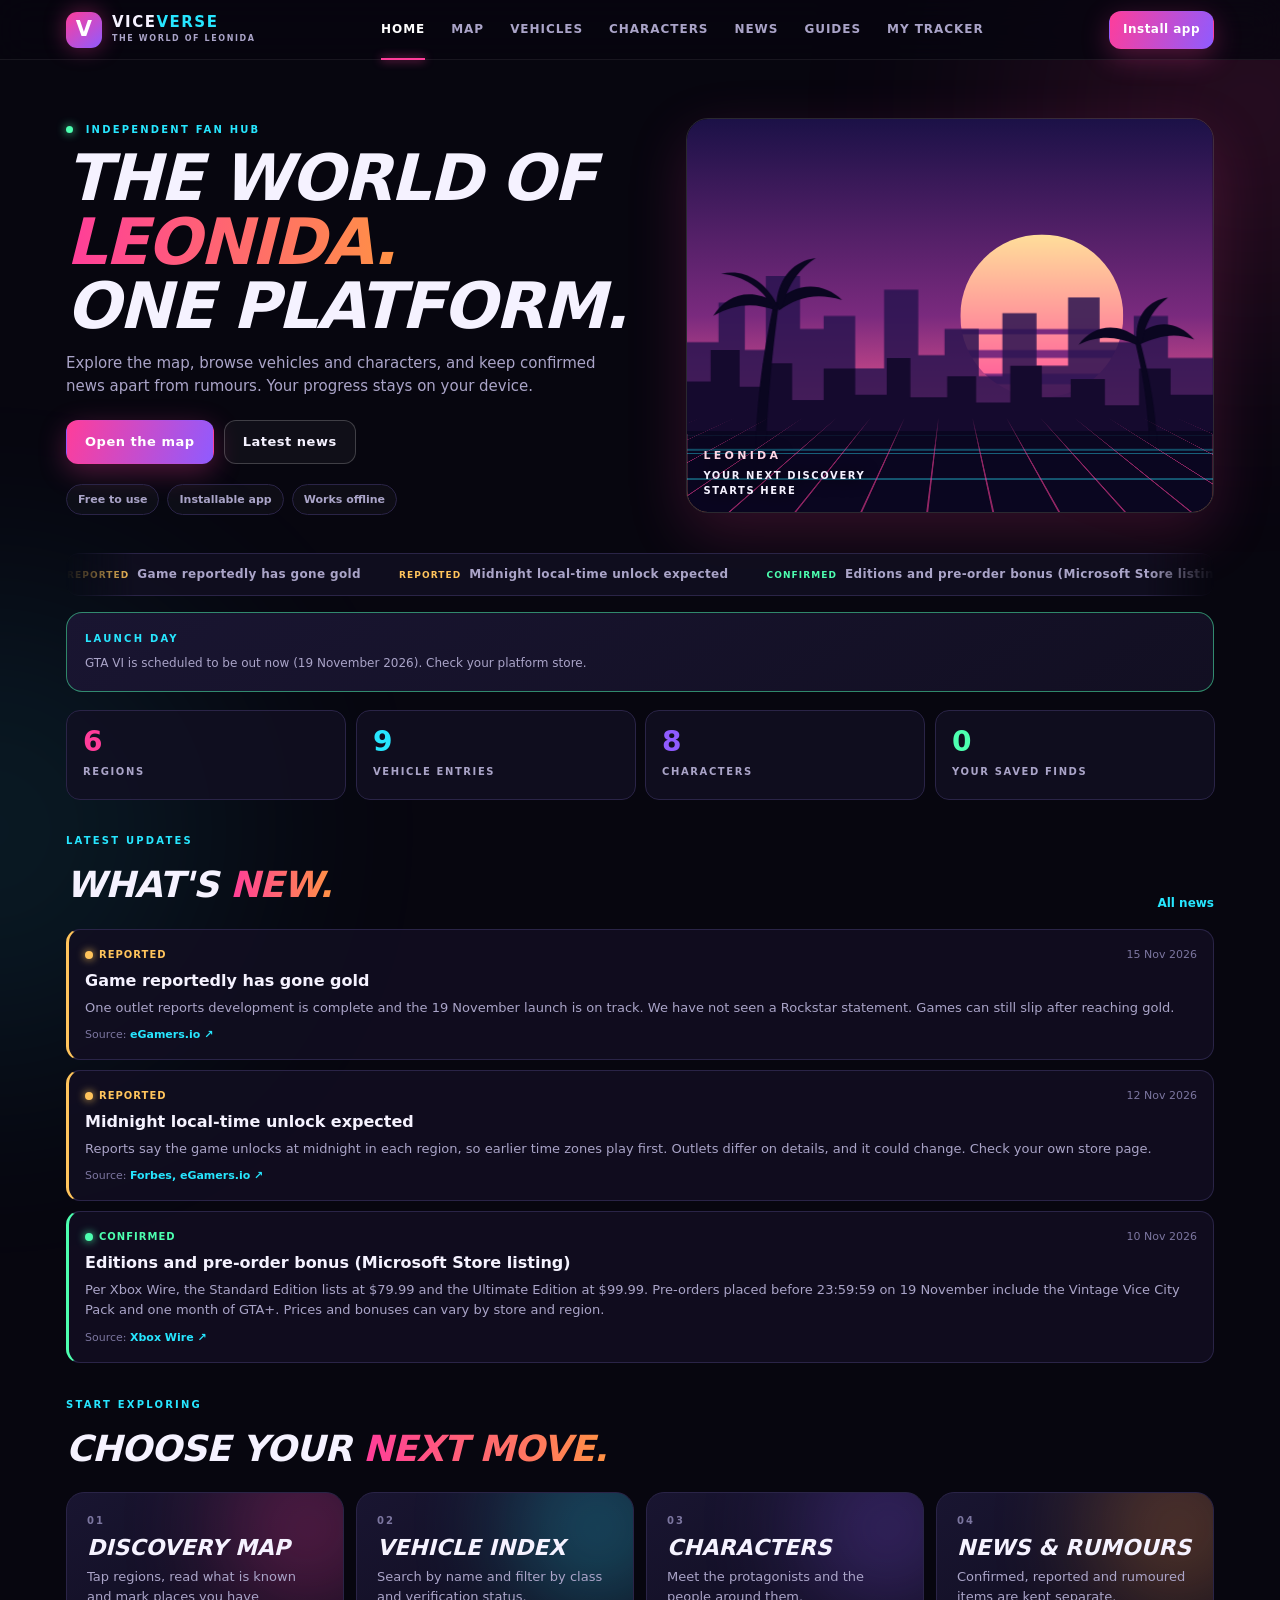
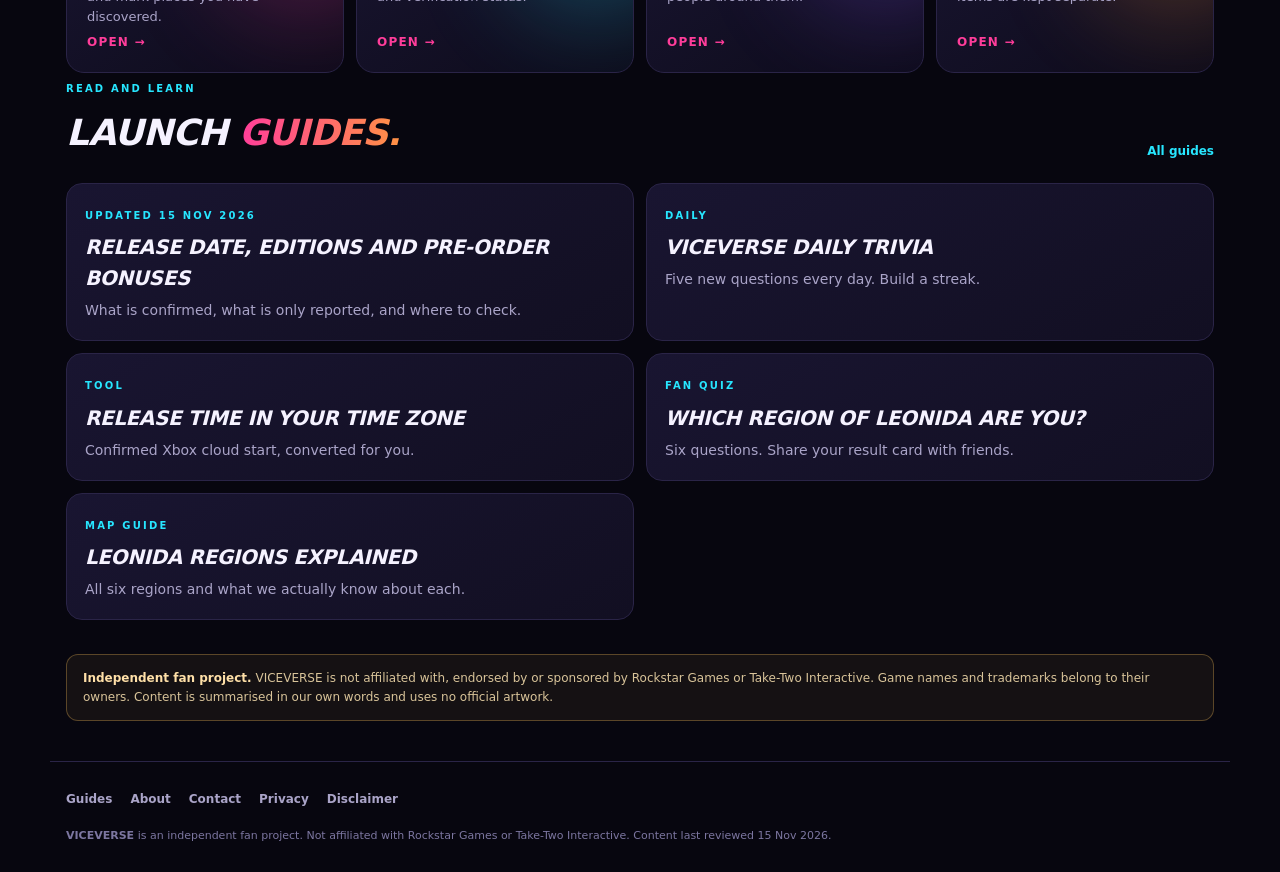
<file: index.html>
<!doctype html>
<html lang="en">
<head>
  <meta charset="utf-8">
  <meta name="viewport" content="width=device-width, initial-scale=1, viewport-fit=cover">
  <meta name="theme-color" content="#07060f">
  <meta name="description" content="VICEVERSE is an independent fan-made hub for the world of Leonida: interactive map, vehicles, characters and verified news.">
  <meta property="og:title" content="VICEVERSE | The World of Leonida">
  <meta property="og:description" content="Independent fan hub: interactive map, vehicles, characters and verified news for GTA VI.">
  <meta property="og:type" content="website">
  <meta name="apple-mobile-web-app-capable" content="yes">
  <meta name="mobile-web-app-capable" content="yes">
  <meta name="apple-mobile-web-app-status-bar-style" content="black-translucent">
  <title>VICEVERSE | The World of Leonida</title>
  <link rel="canonical" href="https://viceverse.netlify.app/">
  <meta property="og:url" content="https://viceverse.netlify.app/">
  <link rel="manifest" href="manifest.webmanifest">
  <link rel="icon" href="assets/icon.svg" type="image/svg+xml">
  <link rel="apple-touch-icon" href="assets/icon-192.png">
  <link rel="stylesheet" href="styles.css">
  <script async src="https://pagead2.googlesyndication.com/pagead/js/adsbygoogle.js?client=ca-pub-6915700686027349" crossorigin="anonymous"></script>
</head>
<body>
  <a class="skip" href="#main">Skip to content</a>
  <div class="ambient a1" aria-hidden="true"></div><div class="ambient a2" aria-hidden="true"></div>

  <header class="topbar">
    <a class="brand" href="#home" aria-label="VICEVERSE home">
      <span class="brand-mark">V</span>
      <span class="brand-text">VICE<b>VERSE</b><small>THE WORLD OF LEONIDA</small></span>
    </a>
    <nav class="top-nav" aria-label="Main">
      <a href="#home" data-page="home">Home</a>
      <a href="#map" data-page="map">Map</a>
      <a href="#vehicles" data-page="vehicles">Vehicles</a>
      <a href="#characters" data-page="characters">Characters</a>
      <a href="#news" data-page="news">News</a>
      <a href="guides/index.html">Guides</a>
      <a href="#tracker" data-page="tracker">My tracker</a>
    </nav>
    <div class="top-actions">
      <span id="offlinePill" class="pill offline" hidden>Offline</span>
      <button id="installBtn" class="btn small primary" hidden>Install app</button>
    </div>
  </header>

  <main id="main" tabindex="-1">
    <!-- HOME -->
    <section id="home" class="page" aria-labelledby="h-home">
      <div class="hero">
        <div class="hero-copy">
          <p class="eyebrow"><i class="live"></i> INDEPENDENT FAN HUB</p>
          <h1 id="h-home">THE WORLD OF<br><span>LEONIDA.</span><br>ONE PLATFORM.</h1>
          <p class="lede">Explore the map, browse vehicles and characters, and keep confirmed news apart from rumours. Your progress stays on your device.</p>
          <div class="row">
            <a class="btn primary" href="#map">Open the map</a>
            <a class="btn ghost" href="#news">Latest news</a>
          </div>
          <ul class="chips" aria-label="Highlights"><li>Free to use</li><li>Installable app</li><li>Works offline</li></ul>
        </div>
        <div class="hero-art" aria-hidden="true">
          <svg viewBox="0 0 400 300" preserveAspectRatio="xMidYMid slice">
            <defs>
              <linearGradient id="sky" x1="0" y1="0" x2="0" y2="1"><stop offset="0" stop-color="#1b1147"/><stop offset=".5" stop-color="#7a2a7e"/><stop offset=".8" stop-color="#ff5d8f"/><stop offset="1" stop-color="#ffa35c"/></linearGradient>
              <linearGradient id="sun" x1="0" y1="0" x2="0" y2="1"><stop offset="0" stop-color="#ffe29a"/><stop offset="1" stop-color="#ff4f9a"/></linearGradient>
              <clipPath id="sunclip"><circle cx="270" cy="150" r="62"/></clipPath>
            </defs>
            <rect width="400" height="300" fill="url(#sky)"/>
            <g class="px" data-d="0.15"><g class="sunwrap"><g clip-path="url(#sunclip)"><rect x="200" y="85" width="140" height="130" fill="url(#sun)"/>
              <rect x="200" y="160" width="140" height="4" fill="#7a2a7e"/><rect x="200" y="176" width="140" height="6" fill="#7a2a7e"/><rect x="200" y="194" width="140" height="8" fill="#7a2a7e"/></g></g></g>
            <g class="px" data-d="0.3"><path d="M-20 220 L-20 170 H24 V140 H44 V176 H60 V120 H86 V160 H104 V150 H128 V190 H150 V130 H176 V180 H196 V160 H222 V196 H240 V148 H266 V188 H290 V136 H314 V170 H340 V150 H366 V182 H420 V220Z" fill="#2a1450" opacity=".85"/></g>
            <g class="px" data-d="0.5"><path d="M-20 240 L-20 200 H18 V176 H40 V204 H58 V186 H80 V214 H104 V190 H128 V210 H152 V182 H170 V212 H198 V196 H220 V216 H246 V188 H270 V212 H292 V198 H318 V218 H344 V190 H368 V210 H420 V240Z" fill="#150a2e"/></g>
            <rect y="238" width="400" height="62" fill="#0a0620"/>
            <path d="M0 252 H400" stroke="#27e6ff" stroke-width="1" opacity=".5"/>
            <g class="px" data-d="0.8" fill="#0a0620"><path d="M52 250 C54 200 60 170 66 140 L70 140 C66 170 62 205 60 250Z"/>
              <path d="M68 140 C48 128 30 134 20 150 C38 140 52 140 68 146Z"/><path d="M68 140 C82 124 104 124 118 138 C98 132 84 136 70 146Z"/><path d="M68 140 C70 120 82 108 98 106 C86 114 78 124 72 144Z"/><path d="M68 140 C58 122 42 114 26 118 C44 120 56 128 66 144Z"/>
              <path d="M352 250 C350 210 346 190 340 166 L344 166 C350 190 356 212 358 250Z"/>
              <path d="M342 166 C326 154 308 158 298 172 C314 164 328 166 342 172Z"/><path d="M342 166 C356 152 374 154 386 168 C370 162 358 166 344 172Z"/><path d="M342 166 C342 148 352 138 366 136 C356 144 350 152 346 170Z"/></g>
          </svg>
          <div class="floor"></div>
          <div class="hero-tag"><small>LEONIDA</small><b>YOUR NEXT DISCOVERY<br>STARTS HERE</b></div>
        </div>
      </div>

      <div class="ticker" aria-label="Latest headlines"><div class="ticker-track" id="tickerTrack"></div></div>

      <div class="countdown card" id="countdownCard" aria-live="off">
        <div>
          <p class="eyebrow" id="cdLabel">LAUNCH COUNTDOWN</p>
          <p class="cd-sub" id="cdSub">Release date: 19 November 2026 (confirmed). Exact unlock time varies by region and store.</p>
        </div>
        <div class="cd-grid" id="cdGrid"><div><b id="cdD">--</b><small>DAYS</small></div><div><b id="cdH">--</b><small>HRS</small></div><div><b id="cdM">--</b><small>MIN</small></div><div><b id="cdS">--</b><small>SEC</small></div></div>
      </div>

      <div class="stats" id="stats"></div>

      <div class="section-head"><div><p class="eyebrow">LATEST UPDATES</p><h2>What's <em>new.</em></h2></div><a class="text-link" href="#news">All news</a></div>
      <div id="latest" class="stack"></div>
      <aside class="ad-slot" data-ad="home-mid" hidden aria-label="Advertisement"></aside>

      <div class="section-head"><div><p class="eyebrow">START EXPLORING</p><h2>Choose your <em>next move.</em></h2></div></div>
      <div class="tiles">
        <a class="tile t-map" href="#map"><span class="num">01</span><h3>Discovery map</h3><p>Tap regions, read what is known and mark places you have discovered.</p><span class="go">Open</span></a>
        <a class="tile t-veh" href="#vehicles"><span class="num">02</span><h3>Vehicle index</h3><p>Search by name and filter by class and verification status.</p><span class="go">Open</span></a>
        <a class="tile t-char" href="#characters"><span class="num">03</span><h3>Characters</h3><p>Meet the protagonists and the people around them.</p><span class="go">Open</span></a>
        <a class="tile t-news" href="#news"><span class="num">04</span><h3>News &amp; rumours</h3><p>Confirmed, reported and rumoured items are kept separate.</p><span class="go">Open</span></a>
      </div>

      <div class="section-head"><div><p class="eyebrow">READ AND LEARN</p><h2>Launch <em>guides.</em></h2></div><a class="text-link" href="guides/index.html">All guides</a></div>
      <div class="guide-list">
        <a href="guides/release-date-and-editions.html"><small class="eyebrow">UPDATED 15 NOV 2026</small><h2>Release date, editions and pre-order bonuses</h2><p>What is confirmed, what is only reported, and where to check.</p></a>
        <a href="daily.html"><small class="eyebrow">DAILY</small><h2>VICEVERSE Daily trivia</h2><p>Five new questions every day. Build a streak.</p></a>
        <a href="release-time.html"><small class="eyebrow">TOOL</small><h2>Release time in your time zone</h2><p>Confirmed Xbox cloud start, converted for you.</p></a>
        <a href="quiz.html"><small class="eyebrow">FAN QUIZ</small><h2>Which region of Leonida are you?</h2><p>Six questions. Share your result card with friends.</p></a>
        <a href="guides/leonida-regions-guide.html"><small class="eyebrow">MAP GUIDE</small><h2>Leonida regions explained</h2><p>All six regions and what we actually know about each.</p></a>
      </div>
      <aside class="ad-slot" data-ad="home-bottom" hidden aria-label="Advertisement"></aside>
      <div class="notice"><b>Independent fan project.</b> VICEVERSE is not affiliated with, endorsed by or sponsored by Rockstar Games or Take-Two Interactive. Game names and trademarks belong to their owners. Content is summarised in our own words and uses no official artwork.</div>
    </section>

    <!-- MAP -->
    <section id="map" class="page" aria-labelledby="h-map">
      <div class="page-head"><p class="eyebrow">DISCOVERY MAP / 01</p><h1 id="h-map">Explore <em>Leonida.</em></h1>
        <p class="lede">A schematic guide to the six official regions. Tap a pin, drag to pan, and pinch or use the buttons to zoom. Positions are approximate and unofficial.</p></div>
      <div class="chip-row" id="mapFilters" role="group" aria-label="Filter map by environment"></div>
      <div class="map-layout">
        <div class="map-wrap">
          <svg id="mapSvg" viewBox="0 0 400 560" role="group" aria-label="Schematic map of Leonida"></svg>
          <div class="map-ctrl">
            <button id="zIn" aria-label="Zoom in">+</button>
            <button id="zOut" aria-label="Zoom out">−</button>
            <button id="zReset" aria-label="Reset view">⟲</button>
          </div>
          <span class="map-badge">SCHEMATIC · UNOFFICIAL</span>
        </div>
        <aside id="mapPanel" class="map-panel card" aria-live="polite"></aside>
      </div>
      <div class="toolbar">
        <label class="search"><span aria-hidden="true">⌕</span><input id="locSearch" type="search" placeholder="Search locations" aria-label="Search locations" autocomplete="off"></label>
      </div>
      <div id="locGrid" class="grid"></div>
      <aside class="ad-slot" data-ad="map-bottom" hidden aria-label="Advertisement"></aside>
    </section>

    <!-- VEHICLES -->
    <section id="vehicles" class="page" aria-labelledby="h-veh">
      <div class="page-head"><p class="eyebrow">THE GARAGE / 02</p><h1 id="h-veh">Vehicle <em>index.</em></h1>
        <p class="lede">Vehicle categories seen or expected in Leonida. Specific in-game model names are not confirmed, so we do not invent them.</p></div>
      <div class="toolbar">
        <label class="search"><span aria-hidden="true">⌕</span><input id="vehSearch" type="search" placeholder="Search vehicles" aria-label="Search vehicles" autocomplete="off"></label>
        <select id="vehClass" aria-label="Filter by class"><option value="all">All classes</option><option value="road">Road</option><option value="bikes">Bikes</option><option value="offroad">Off-road</option><option value="water">Water</option><option value="air">Air</option></select>
        <select id="vehStatus" aria-label="Filter by status"><option value="all">Any status</option><option value="seen">Seen in trailers</option><option value="concept">Community concept</option></select>
      </div>
      <p class="count" id="vehCount" aria-live="polite"></p>
      <div id="vehGrid" class="grid"></div>
      <aside class="ad-slot" data-ad="vehicles-bottom" hidden aria-label="Advertisement"></aside>
    </section>

    <!-- CHARACTERS -->
    <section id="characters" class="page" aria-labelledby="h-char">
      <div class="page-head"><p class="eyebrow">THE CAST / 03</p><h1 id="h-char">Faces of <em>Leonida.</em></h1>
        <p class="lede">Characters introduced on Rockstar's official site, described in our own words.</p></div>
      <div class="toolbar">
        <label class="search"><span aria-hidden="true">⌕</span><input id="charSearch" type="search" placeholder="Search characters" aria-label="Search characters" autocomplete="off"></label>
        <select id="charGroup" aria-label="Filter by group"><option value="all">Everyone</option><option value="protagonist">Protagonists</option><option value="keys">The Keys</option><option value="vice">Vice City</option><option value="crew">Crew</option></select>
      </div>
      <p class="count" id="charCount" aria-live="polite"></p>
      <div id="charGrid" class="grid"></div>
      <aside class="ad-slot" data-ad="characters-bottom" hidden aria-label="Advertisement"></aside>
    </section>

    <!-- NEWS -->
    <section id="news" class="page" aria-labelledby="h-news">
      <div class="page-head"><p class="eyebrow">INTELLIGENCE DESK / 04</p><h1 id="h-news">Signal over <em>noise.</em></h1>
        <p class="lede">Every item carries a verification label. Check it before treating anything as fact.</p></div>
      <div class="legend">
        <div><i class="dot confirmed"></i><b>Confirmed</b><span>Stated by Rockstar or the platform holder.</span></div>
        <div><i class="dot reported"></i><b>Reported</b><span>Credible outlet, not confirmed by Rockstar.</span></div>
        <div><i class="dot rumour"></i><b>Rumour</b><span>Unverified. Treat as speculation.</span></div>
      </div>
      <div class="seg" id="newsTabs" role="tablist" aria-label="News by verification status"></div>
      <div id="newsList" class="stack" role="tabpanel"></div>
      <aside class="ad-slot" data-ad="news-bottom" hidden aria-label="Advertisement"></aside>
    </section>

    <!-- TRACKER -->
    <section id="tracker" class="page" aria-labelledby="h-trk">
      <div class="page-head"><p class="eyebrow">YOUR PERSONAL LOG / 05</p><h1 id="h-trk">My <em>tracker.</em></h1>
        <p class="lede">Everything you save is stored only on this device. There is no account and nothing is uploaded.</p></div>
      <div id="trkProgress" class="progress-grid"></div>
      <div class="section-head compact"><h2>Saved entries</h2>
        <div class="row">
          <button id="expBtn" class="btn small ghost">Export</button>
          <button id="impBtn" class="btn small ghost">Import</button>
          <button id="clrBtn" class="btn small ghost danger">Clear</button>
        </div>
      </div>
      <input id="impFile" type="file" accept="application/json,.json" hidden>
      <div id="trkList" class="stack"></div>
      <p class="fine">Tip: use Export to back up your tracker or move it to another device. Clearing your browser data removes it.</p>
    </section>
  </main>

  <nav class="bottom-nav" aria-label="Main (mobile)">
    <a href="#home" data-page="home"><svg viewBox="0 0 24 24"><path d="M3 11 12 3l9 8v9a1 1 0 0 1-1 1h-5v-6H9v6H4a1 1 0 0 1-1-1z"/></svg><span>Home</span></a>
    <a href="#map" data-page="map"><svg viewBox="0 0 24 24"><path d="M12 22s7-6.2 7-12a7 7 0 1 0-14 0c0 5.8 7 12 7 12zm0-9a3 3 0 1 1 0-6 3 3 0 0 1 0 6z"/></svg><span>Map</span></a>
    <a href="#vehicles" data-page="vehicles"><svg viewBox="0 0 24 24"><path d="M5 11 7 6h10l2 5h1a1 1 0 0 1 1 1v5h-2a2 2 0 0 1-4 0H9a2 2 0 0 1-4 0H3v-5a1 1 0 0 1 1-1zm3-3-1.3 3h10.6L16 8z"/></svg><span>Vehicles</span></a>
    <a href="#characters" data-page="characters"><svg viewBox="0 0 24 24"><path d="M12 12a4.5 4.5 0 1 0 0-9 4.5 4.5 0 0 0 0 9zm0 2c-4.4 0-8 2.2-8 5v2h16v-2c0-2.8-3.6-5-8-5z"/></svg><span>Cast</span></a>
    <a href="#news" data-page="news"><svg viewBox="0 0 24 24"><path d="M4 4h13a2 2 0 0 1 2 2v12a2 2 0 0 0 2 2H6a2 2 0 0 1-2-2zm3 4v2h8V8zm0 4v2h8v-2zm0 4v2h5v-2z"/></svg><span>News</span></a>
    <a href="#tracker" data-page="tracker"><svg viewBox="0 0 24 24"><path d="M12 2 9.2 8.3 2 9l5.4 4.8L5.8 21 12 17.3 18.2 21l-1.6-7.2L22 9l-7.2-.7z"/></svg><span>Mine</span></a>
  </nav>

  <footer class="footer">
    <nav class="footer-links" aria-label="Footer"><a href="guides/index.html">Guides</a><a href="about.html">About</a><a href="contact.html">Contact</a><a href="privacy.html">Privacy</a><a href="disclaimer.html">Disclaimer</a><button data-adchoices hidden>Ad choices</button></nav>
    <p><b>VICEVERSE</b> is an independent fan project. Not affiliated with Rockstar Games or Take-Two Interactive. Content last reviewed <span id="reviewed"></span>.</p>
  </footer>

  <div id="toast" class="toast" role="status" aria-live="polite"></div>
  <div id="iosHint" class="ios-hint" hidden><b>Install on iPhone:</b> tap Share, then “Add to Home Screen”. <button id="iosClose" aria-label="Dismiss">✕</button></div>

  <script src="config.js"></script>
  <script src="data.js"></script>
  <script src="app.js"></script>
  <script src="ads.js"></script>
  <script src="anim.js"></script>
</body>
</html>
</file>
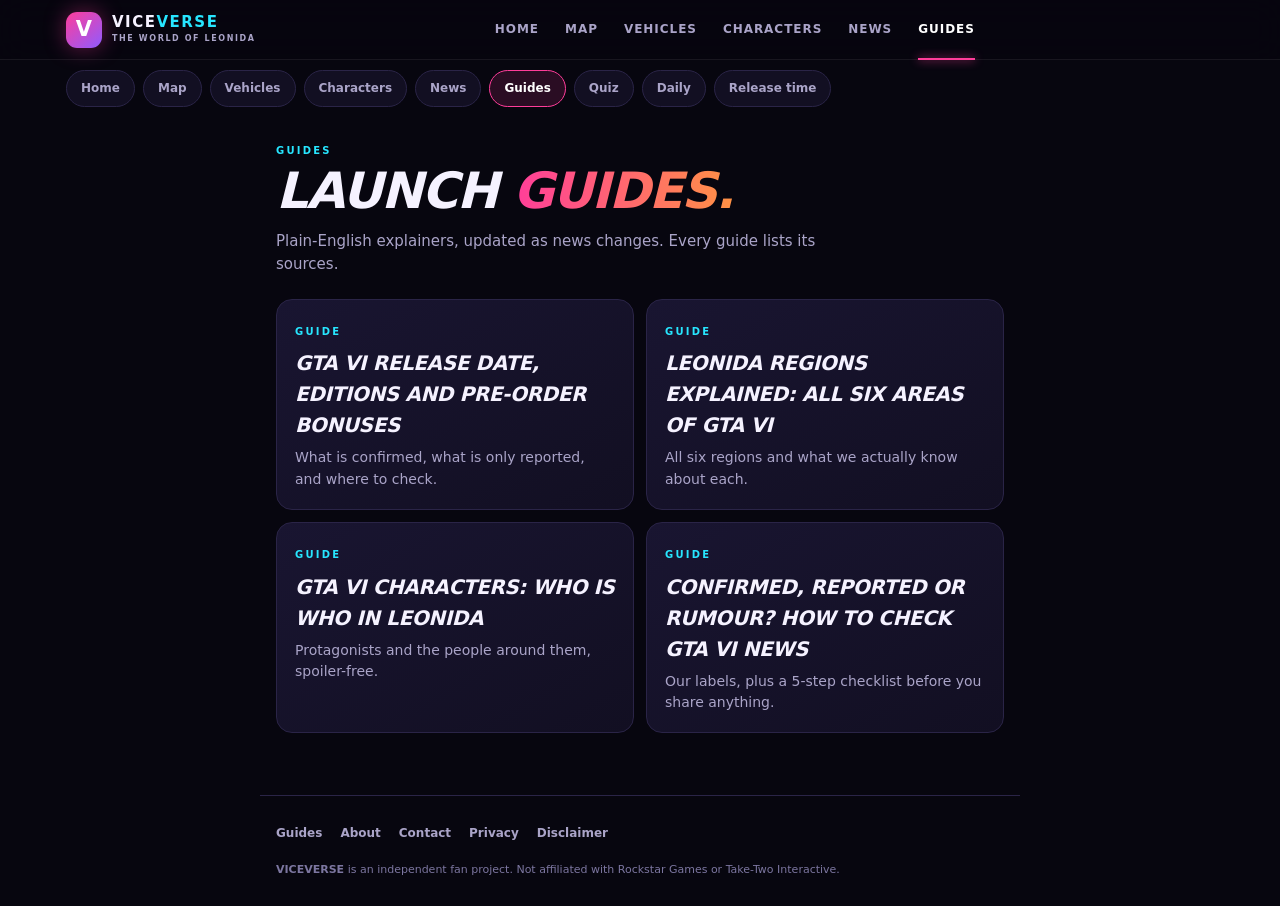
<file: guides/index.html>
<!doctype html>
<html lang="en">
<head>
  <meta charset="utf-8">
  <meta name="viewport" content="width=device-width, initial-scale=1, viewport-fit=cover">
  <meta name="theme-color" content="#07060f">
  <title>GTA VI guides | VICEVERSE</title>
  <meta name="description" content="Independent GTA VI guides: release date and editions, Leonida regions, characters, and how to tell confirmed news from rumours.">
  <link rel="canonical" href="https://viceverse.netlify.app/guides/index.html">
  <meta property="og:title" content="GTA VI guides">
  <meta property="og:description" content="Independent GTA VI guides: release date and editions, Leonida regions, characters, and how to tell confirmed news from rumours.">
  <meta property="og:type" content="article">
  <link rel="manifest" href="../manifest.webmanifest">
  <link rel="icon" href="../assets/icon.svg" type="image/svg+xml">
  <link rel="apple-touch-icon" href="../assets/icon-192.png">
  <link rel="stylesheet" href="../styles.css">
  <script async src="https://pagead2.googlesyndication.com/pagead/js/adsbygoogle.js?client=ca-pub-6915700686027349" crossorigin="anonymous"></script>
  
</head>
<body class="static" data-root="../">
  <header class="topbar">
    <a class="brand" href="../index.html" aria-label="VICEVERSE home"><span class="brand-mark">V</span><span class="brand-text">VICE<b>VERSE</b><small>THE WORLD OF LEONIDA</small></span></a>
    <nav class="top-nav" aria-label="Main"><a href="../index.html">Home</a><a href="../index.html#map">Map</a><a href="../index.html#vehicles">Vehicles</a><a href="../index.html#characters">Characters</a><a href="../index.html#news">News</a><a href="../guides/index.html" class="active">Guides</a></nav>
    <span></span>
  </header>
  <nav class="subnav" aria-label="Site"><a href="../index.html">Home</a><a href="../index.html#map">Map</a><a href="../index.html#vehicles">Vehicles</a><a href="../index.html#characters">Characters</a><a href="../index.html#news">News</a><a href="../guides/index.html" class="on">Guides</a><a href="../quiz.html">Quiz</a><a href="../daily.html">Daily</a><a href="../release-time.html">Release time</a></nav>
  <main class="article" id="main">
<p class="eyebrow">GUIDES</p><h1>Launch <em>guides.</em></h1><p class="lede">Plain-English explainers, updated as news changes. Every guide lists its sources.</p>
<div class="guide-list"><a href="release-date-and-editions.html"><small class="eyebrow">GUIDE</small><h2>GTA VI release date, editions and pre-order bonuses</h2><p>What is confirmed, what is only reported, and where to check.</p></a><a href="leonida-regions-guide.html"><small class="eyebrow">GUIDE</small><h2>Leonida regions explained: all six areas of GTA VI</h2><p>All six regions and what we actually know about each.</p></a><a href="characters-guide.html"><small class="eyebrow">GUIDE</small><h2>GTA VI characters: who is who in Leonida</h2><p>Protagonists and the people around them, spoiler-free.</p></a><a href="confirmed-vs-rumour.html"><small class="eyebrow">GUIDE</small><h2>Confirmed, reported or rumour? How to check GTA VI news</h2><p>Our labels, plus a 5-step checklist before you share anything.</p></a></div>
  </main>
  <footer class="footer" style="max-width:760px;margin:30px auto 0">
    <nav class="footer-links" aria-label="Footer"><a href="../guides/index.html">Guides</a><a href="../about.html">About</a><a href="../contact.html">Contact</a><a href="../privacy.html">Privacy</a><a href="../disclaimer.html">Disclaimer</a><button data-adchoices hidden>Ad choices</button></nav>
    <p><b>VICEVERSE</b> is an independent fan project. Not affiliated with Rockstar Games or Take-Two Interactive.</p>
  </footer>
  <script src="../config.js"></script>
  
  <script src="../ads.js"></script>
  <script>if("serviceWorker" in navigator&&(location.protocol==="https:"||location.hostname==="localhost")){navigator.serviceWorker.register("../sw.js").catch(function(){})}</script>
</body>
</html>
</file>
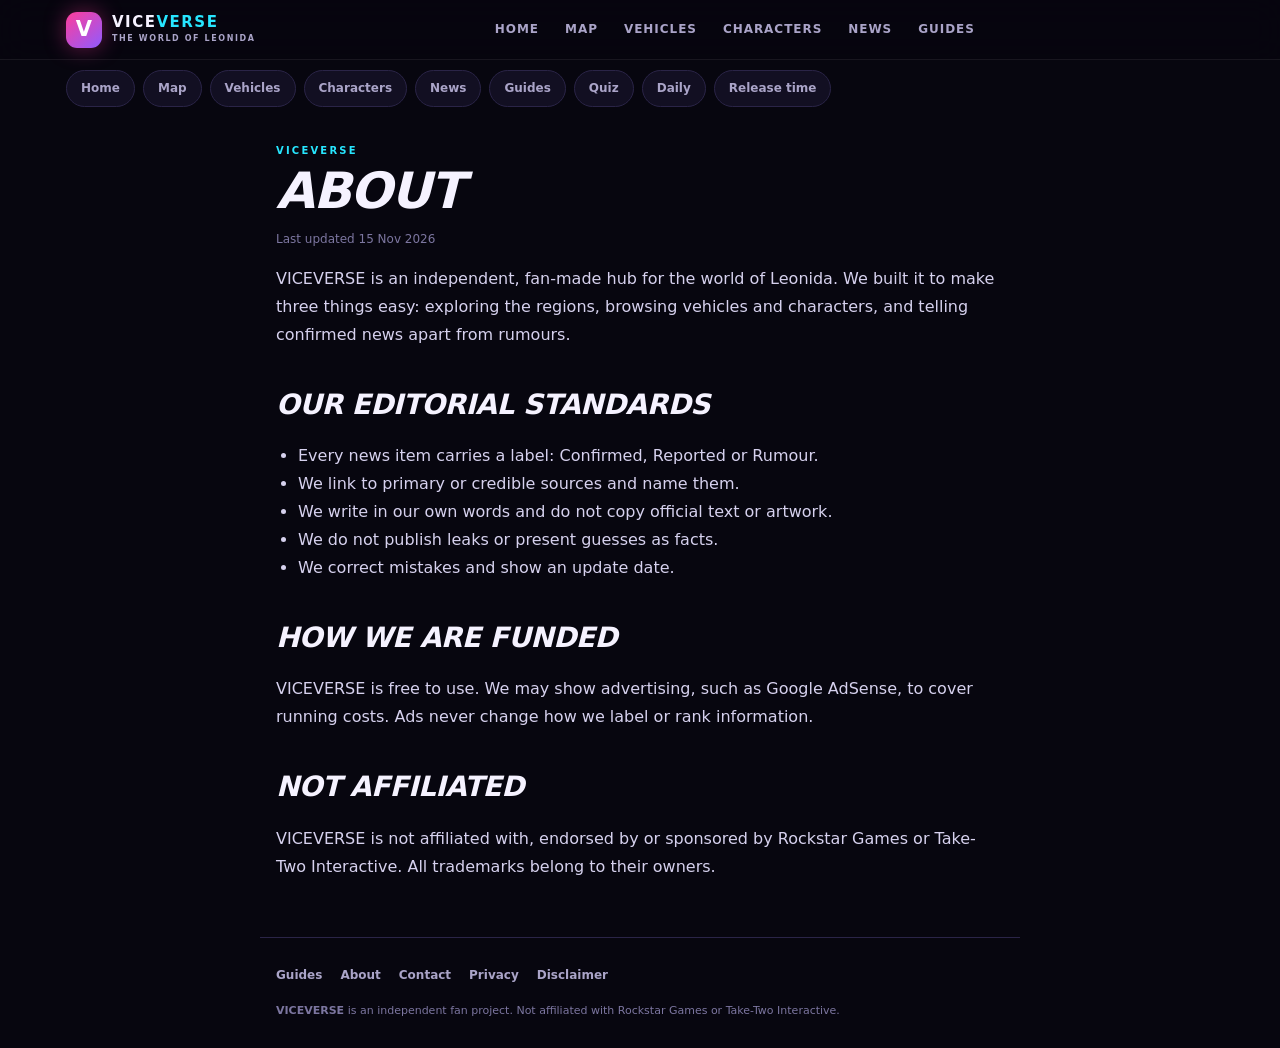
<file: about.html>
<!doctype html>
<html lang="en">
<head>
  <meta charset="utf-8">
  <meta name="viewport" content="width=device-width, initial-scale=1, viewport-fit=cover">
  <meta name="theme-color" content="#07060f">
  <title>About VICEVERSE | VICEVERSE</title>
  <meta name="description" content="VICEVERSE is an independent fan project that keeps confirmed GTA VI information separate from rumours.">
  <link rel="canonical" href="https://viceverse.netlify.app/about.html">
  <meta property="og:title" content="About VICEVERSE">
  <meta property="og:description" content="VICEVERSE is an independent fan project that keeps confirmed GTA VI information separate from rumours.">
  <meta property="og:type" content="article">
  <link rel="manifest" href="manifest.webmanifest">
  <link rel="icon" href="assets/icon.svg" type="image/svg+xml">
  <link rel="apple-touch-icon" href="assets/icon-192.png">
  <link rel="stylesheet" href="styles.css">
  <script async src="https://pagead2.googlesyndication.com/pagead/js/adsbygoogle.js?client=ca-pub-6915700686027349" crossorigin="anonymous"></script>
  
</head>
<body class="static" data-root="">
  <header class="topbar">
    <a class="brand" href="index.html" aria-label="VICEVERSE home"><span class="brand-mark">V</span><span class="brand-text">VICE<b>VERSE</b><small>THE WORLD OF LEONIDA</small></span></a>
    <nav class="top-nav" aria-label="Main"><a href="index.html">Home</a><a href="index.html#map">Map</a><a href="index.html#vehicles">Vehicles</a><a href="index.html#characters">Characters</a><a href="index.html#news">News</a><a href="guides/index.html">Guides</a></nav>
    <span></span>
  </header>
  <nav class="subnav" aria-label="Site"><a href="index.html">Home</a><a href="index.html#map">Map</a><a href="index.html#vehicles">Vehicles</a><a href="index.html#characters">Characters</a><a href="index.html#news">News</a><a href="guides/index.html">Guides</a><a href="quiz.html">Quiz</a><a href="daily.html">Daily</a><a href="release-time.html">Release time</a></nav>
  <main class="article" id="main">
<p class="eyebrow">VICEVERSE</p><h1>About</h1><p class="meta">Last updated 15 Nov 2026</p><div class="prose">
<p>VICEVERSE is an independent, fan-made hub for the world of Leonida. We built it to make three things easy: exploring the regions, browsing vehicles and characters, and telling confirmed news apart from rumours.</p>
<h2>Our editorial standards</h2>
<ul><li>Every news item carries a label: Confirmed, Reported or Rumour.</li><li>We link to primary or credible sources and name them.</li><li>We write in our own words and do not copy official text or artwork.</li><li>We do not publish leaks or present guesses as facts.</li><li>We correct mistakes and show an update date.</li></ul>
<h2>How we are funded</h2>
<p>VICEVERSE is free to use. We may show advertising, such as Google AdSense, to cover running costs. Ads never change how we label or rank information.</p>
<h2>Not affiliated</h2>
<p>VICEVERSE is not affiliated with, endorsed by or sponsored by Rockstar Games or Take-Two Interactive. All trademarks belong to their owners.</p></div>
  </main>
  <footer class="footer" style="max-width:760px;margin:30px auto 0">
    <nav class="footer-links" aria-label="Footer"><a href="guides/index.html">Guides</a><a href="about.html">About</a><a href="contact.html">Contact</a><a href="privacy.html">Privacy</a><a href="disclaimer.html">Disclaimer</a><button data-adchoices hidden>Ad choices</button></nav>
    <p><b>VICEVERSE</b> is an independent fan project. Not affiliated with Rockstar Games or Take-Two Interactive.</p>
  </footer>
  <script src="config.js"></script>
  
  <script src="ads.js"></script>
  <script>if("serviceWorker" in navigator&&(location.protocol==="https:"||location.hostname==="localhost")){navigator.serviceWorker.register("sw.js").catch(function(){})}</script>
</body>
</html>
</file>
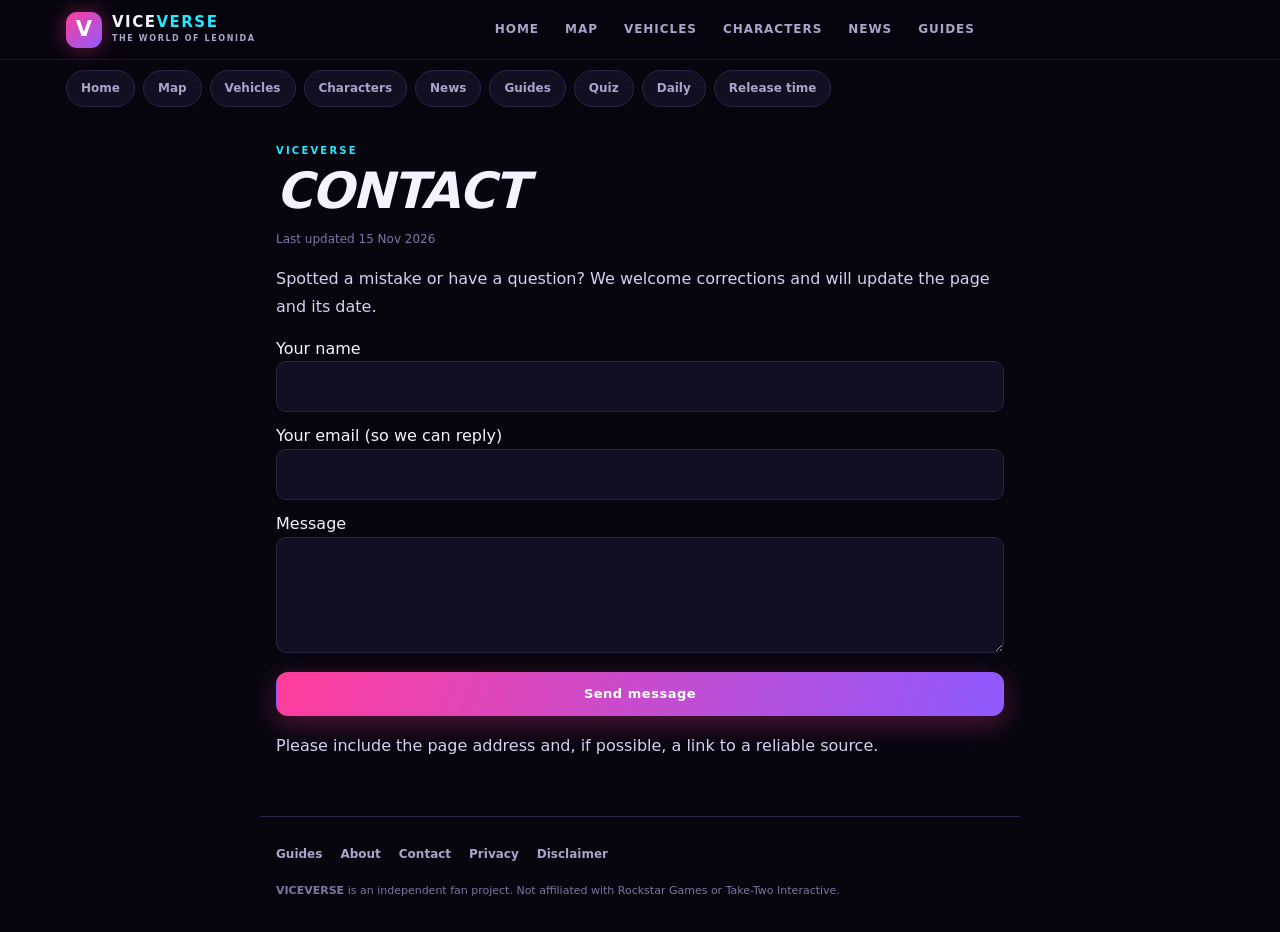
<file: contact.html>
<!doctype html>
<html lang="en">
<head>
  <meta charset="utf-8">
  <meta name="viewport" content="width=device-width, initial-scale=1, viewport-fit=cover">
  <meta name="theme-color" content="#07060f">
  <title>Contact | VICEVERSE</title>
  <meta name="description" content="Contact VICEVERSE to report a correction or ask a question.">
  <link rel="canonical" href="https://viceverse.netlify.app/contact.html">
  <meta property="og:title" content="Contact">
  <meta property="og:description" content="Contact VICEVERSE to report a correction or ask a question.">
  <meta property="og:type" content="article">
  <link rel="manifest" href="manifest.webmanifest">
  <link rel="icon" href="assets/icon.svg" type="image/svg+xml">
  <link rel="apple-touch-icon" href="assets/icon-192.png">
  <link rel="stylesheet" href="styles.css">
  <script async src="https://pagead2.googlesyndication.com/pagead/js/adsbygoogle.js?client=ca-pub-6915700686027349" crossorigin="anonymous"></script>
  
</head>
<body class="static" data-root="">
  <header class="topbar">
    <a class="brand" href="index.html" aria-label="VICEVERSE home"><span class="brand-mark">V</span><span class="brand-text">VICE<b>VERSE</b><small>THE WORLD OF LEONIDA</small></span></a>
    <nav class="top-nav" aria-label="Main"><a href="index.html">Home</a><a href="index.html#map">Map</a><a href="index.html#vehicles">Vehicles</a><a href="index.html#characters">Characters</a><a href="index.html#news">News</a><a href="guides/index.html">Guides</a></nav>
    <span></span>
  </header>
  <nav class="subnav" aria-label="Site"><a href="index.html">Home</a><a href="index.html#map">Map</a><a href="index.html#vehicles">Vehicles</a><a href="index.html#characters">Characters</a><a href="index.html#news">News</a><a href="guides/index.html">Guides</a><a href="quiz.html">Quiz</a><a href="daily.html">Daily</a><a href="release-time.html">Release time</a></nav>
  <main class="article" id="main">
<p class="eyebrow">VICEVERSE</p><h1>Contact</h1><p class="meta">Last updated 15 Nov 2026</p><div class="prose">
<p>Spotted a mistake or have a question? We welcome corrections and will update the page and its date.</p>
<form name="contact" method="POST" action="contact.html?sent=1" data-netlify="true" netlify-honeypot="bot-field" style="display:grid;gap:12px;margin:16px 0">
<input type="hidden" name="form-name" value="contact">
<p hidden><label>Do not fill this in: <input name="bot-field"></label></p>
<label>Your name<br><input name="name" required autocomplete="name" style="width:100%;padding:12px;border-radius:10px;border:1px solid var(--line);background:var(--panel);color:var(--text);font-size:16px"></label>
<label>Your email (so we can reply)<br><input name="email" type="email" required autocomplete="email" style="width:100%;padding:12px;border-radius:10px;border:1px solid var(--line);background:var(--panel);color:var(--text);font-size:16px"></label>
<label>Message<br><textarea name="message" rows="5" required style="width:100%;padding:12px;border-radius:10px;border:1px solid var(--line);background:var(--panel);color:var(--text);font-size:16px"></textarea></label>
<button class="btn primary" type="submit">Send message</button>
<p id="sent" class="callout" hidden role="status">Thanks! Your message was sent.</p>
</form>
<script>if(/[?&]sent=1/.test(location.search)){document.getElementById("sent").hidden=false}</script>
<p>Please include the page address and, if possible, a link to a reliable source.</p></div>
  </main>
  <footer class="footer" style="max-width:760px;margin:30px auto 0">
    <nav class="footer-links" aria-label="Footer"><a href="guides/index.html">Guides</a><a href="about.html">About</a><a href="contact.html">Contact</a><a href="privacy.html">Privacy</a><a href="disclaimer.html">Disclaimer</a><button data-adchoices hidden>Ad choices</button></nav>
    <p><b>VICEVERSE</b> is an independent fan project. Not affiliated with Rockstar Games or Take-Two Interactive.</p>
  </footer>
  <script src="config.js"></script>
  
  <script src="ads.js"></script>
  <script>if("serviceWorker" in navigator&&(location.protocol==="https:"||location.hostname==="localhost")){navigator.serviceWorker.register("sw.js").catch(function(){})}</script>
</body>
</html>
</file>
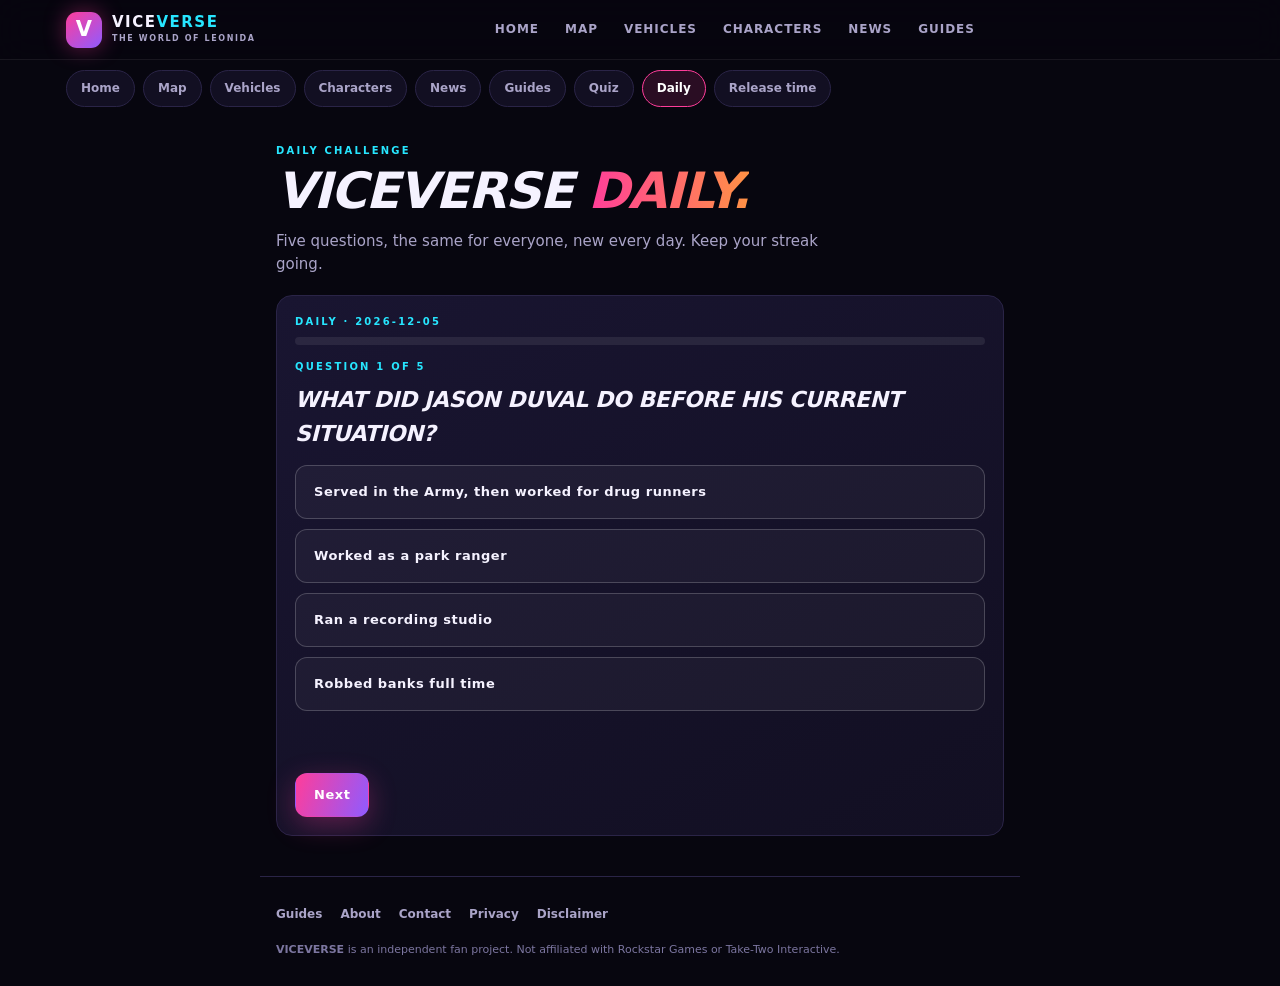
<file: daily.html>
<!doctype html>
<html lang="en">
<head>
  <meta charset="utf-8">
  <meta name="viewport" content="width=device-width, initial-scale=1, viewport-fit=cover">
  <meta name="theme-color" content="#07060f">
  <title>VICEVERSE Daily: GTA VI trivia | VICEVERSE</title>
  <meta name="description" content="Five new GTA VI trivia questions every day. Build a streak and share your score. Independent fan game.">
  <link rel="canonical" href="https://viceverse.netlify.app/daily.html">
  <meta property="og:title" content="VICEVERSE Daily: GTA VI trivia">
  <meta property="og:description" content="Five new GTA VI trivia questions every day. Build a streak and share your score. Independent fan game.">
  <meta property="og:type" content="article">
  <link rel="manifest" href="manifest.webmanifest">
  <link rel="icon" href="assets/icon.svg" type="image/svg+xml">
  <link rel="apple-touch-icon" href="assets/icon-192.png">
  <link rel="stylesheet" href="styles.css">
  <script async src="https://pagead2.googlesyndication.com/pagead/js/adsbygoogle.js?client=ca-pub-6915700686027349" crossorigin="anonymous"></script>
  
</head>
<body class="static" data-root="">
  <header class="topbar">
    <a class="brand" href="index.html" aria-label="VICEVERSE home"><span class="brand-mark">V</span><span class="brand-text">VICE<b>VERSE</b><small>THE WORLD OF LEONIDA</small></span></a>
    <nav class="top-nav" aria-label="Main"><a href="index.html">Home</a><a href="index.html#map">Map</a><a href="index.html#vehicles">Vehicles</a><a href="index.html#characters">Characters</a><a href="index.html#news">News</a><a href="guides/index.html">Guides</a></nav>
    <span></span>
  </header>
  <nav class="subnav" aria-label="Site"><a href="index.html">Home</a><a href="index.html#map">Map</a><a href="index.html#vehicles">Vehicles</a><a href="index.html#characters">Characters</a><a href="index.html#news">News</a><a href="guides/index.html">Guides</a><a href="quiz.html">Quiz</a><a href="daily.html" class="on">Daily</a><a href="release-time.html">Release time</a></nav>
  <main class="article" id="main">
<p class="eyebrow">DAILY CHALLENGE</p><h1>VICEVERSE <em>Daily.</em></h1><p class="lede">Five questions, the same for everyone, new every day. Keep your streak going.</p>
<div id="daily" class="card" style="margin-top:18px"></div>
<aside class="ad-slot" data-ad="article-bottom" hidden aria-label="Advertisement"></aside>
  </main>
  <footer class="footer" style="max-width:760px;margin:30px auto 0">
    <nav class="footer-links" aria-label="Footer"><a href="guides/index.html">Guides</a><a href="about.html">About</a><a href="contact.html">Contact</a><a href="privacy.html">Privacy</a><a href="disclaimer.html">Disclaimer</a><button data-adchoices hidden>Ad choices</button></nav>
    <p><b>VICEVERSE</b> is an independent fan project. Not affiliated with Rockstar Games or Take-Two Interactive.</p>
  </footer>
  <script src="config.js"></script>
  <script src="daily.js"></script>
  <script src="ads.js"></script>
  <script>if("serviceWorker" in navigator&&(location.protocol==="https:"||location.hostname==="localhost")){navigator.serviceWorker.register("sw.js").catch(function(){})}</script>
</body>
</html>
</file>
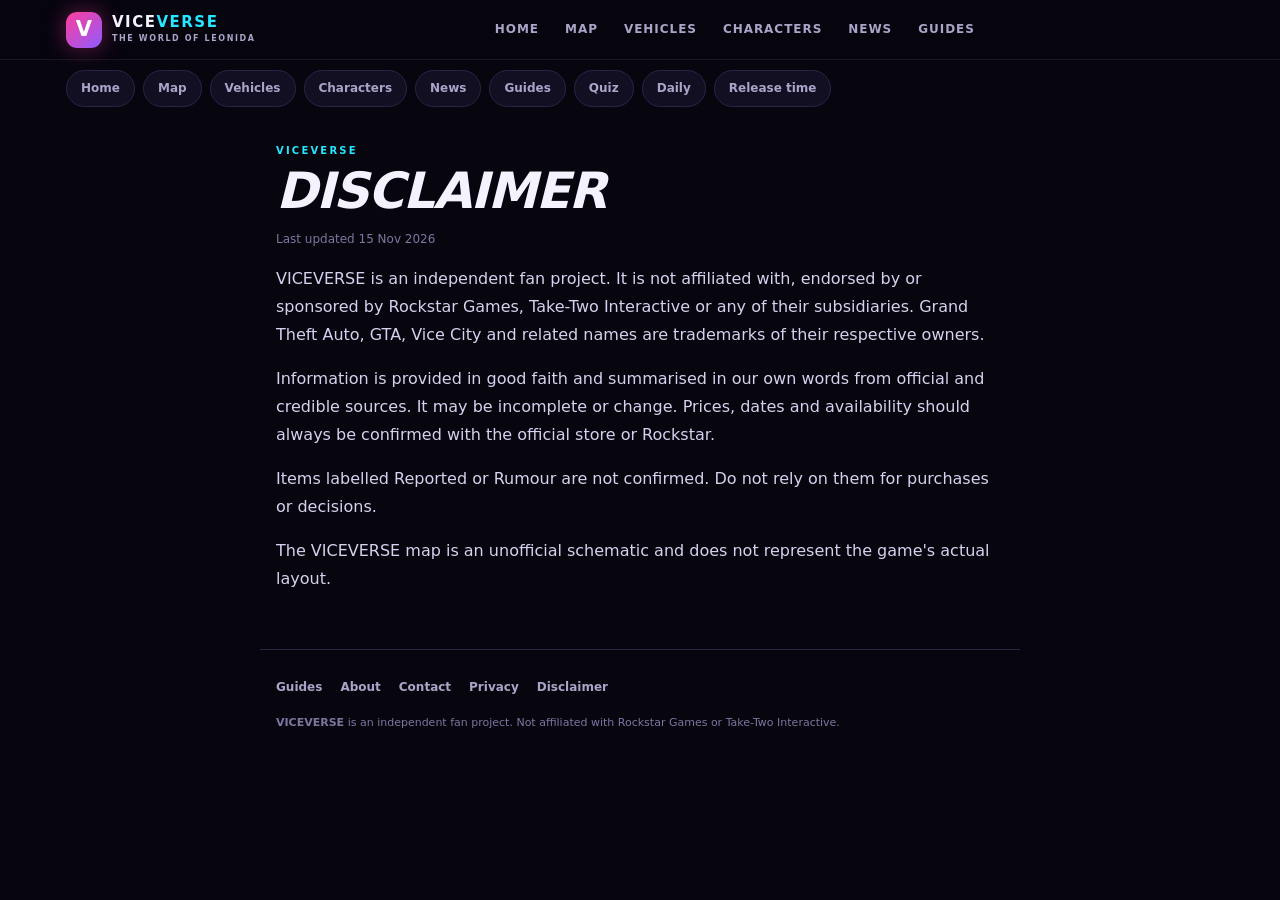
<file: disclaimer.html>
<!doctype html>
<html lang="en">
<head>
  <meta charset="utf-8">
  <meta name="viewport" content="width=device-width, initial-scale=1, viewport-fit=cover">
  <meta name="theme-color" content="#07060f">
  <title>Disclaimer | VICEVERSE</title>
  <meta name="description" content="VICEVERSE is an independent fan project and is not affiliated with Rockstar Games or Take-Two Interactive.">
  <link rel="canonical" href="https://viceverse.netlify.app/disclaimer.html">
  <meta property="og:title" content="Disclaimer">
  <meta property="og:description" content="VICEVERSE is an independent fan project and is not affiliated with Rockstar Games or Take-Two Interactive.">
  <meta property="og:type" content="article">
  <link rel="manifest" href="manifest.webmanifest">
  <link rel="icon" href="assets/icon.svg" type="image/svg+xml">
  <link rel="apple-touch-icon" href="assets/icon-192.png">
  <link rel="stylesheet" href="styles.css">
  <script async src="https://pagead2.googlesyndication.com/pagead/js/adsbygoogle.js?client=ca-pub-6915700686027349" crossorigin="anonymous"></script>
  
</head>
<body class="static" data-root="">
  <header class="topbar">
    <a class="brand" href="index.html" aria-label="VICEVERSE home"><span class="brand-mark">V</span><span class="brand-text">VICE<b>VERSE</b><small>THE WORLD OF LEONIDA</small></span></a>
    <nav class="top-nav" aria-label="Main"><a href="index.html">Home</a><a href="index.html#map">Map</a><a href="index.html#vehicles">Vehicles</a><a href="index.html#characters">Characters</a><a href="index.html#news">News</a><a href="guides/index.html">Guides</a></nav>
    <span></span>
  </header>
  <nav class="subnav" aria-label="Site"><a href="index.html">Home</a><a href="index.html#map">Map</a><a href="index.html#vehicles">Vehicles</a><a href="index.html#characters">Characters</a><a href="index.html#news">News</a><a href="guides/index.html">Guides</a><a href="quiz.html">Quiz</a><a href="daily.html">Daily</a><a href="release-time.html">Release time</a></nav>
  <main class="article" id="main">
<p class="eyebrow">VICEVERSE</p><h1>Disclaimer</h1><p class="meta">Last updated 15 Nov 2026</p><div class="prose">
<p>VICEVERSE is an independent fan project. It is not affiliated with, endorsed by or sponsored by Rockstar Games, Take-Two Interactive or any of their subsidiaries. Grand Theft Auto, GTA, Vice City and related names are trademarks of their respective owners.</p>
<p>Information is provided in good faith and summarised in our own words from official and credible sources. It may be incomplete or change. Prices, dates and availability should always be confirmed with the official store or Rockstar.</p>
<p>Items labelled Reported or Rumour are not confirmed. Do not rely on them for purchases or decisions.</p>
<p>The VICEVERSE map is an unofficial schematic and does not represent the game's actual layout.</p></div>
  </main>
  <footer class="footer" style="max-width:760px;margin:30px auto 0">
    <nav class="footer-links" aria-label="Footer"><a href="guides/index.html">Guides</a><a href="about.html">About</a><a href="contact.html">Contact</a><a href="privacy.html">Privacy</a><a href="disclaimer.html">Disclaimer</a><button data-adchoices hidden>Ad choices</button></nav>
    <p><b>VICEVERSE</b> is an independent fan project. Not affiliated with Rockstar Games or Take-Two Interactive.</p>
  </footer>
  <script src="config.js"></script>
  
  <script src="ads.js"></script>
  <script>if("serviceWorker" in navigator&&(location.protocol==="https:"||location.hostname==="localhost")){navigator.serviceWorker.register("sw.js").catch(function(){})}</script>
</body>
</html>
</file>
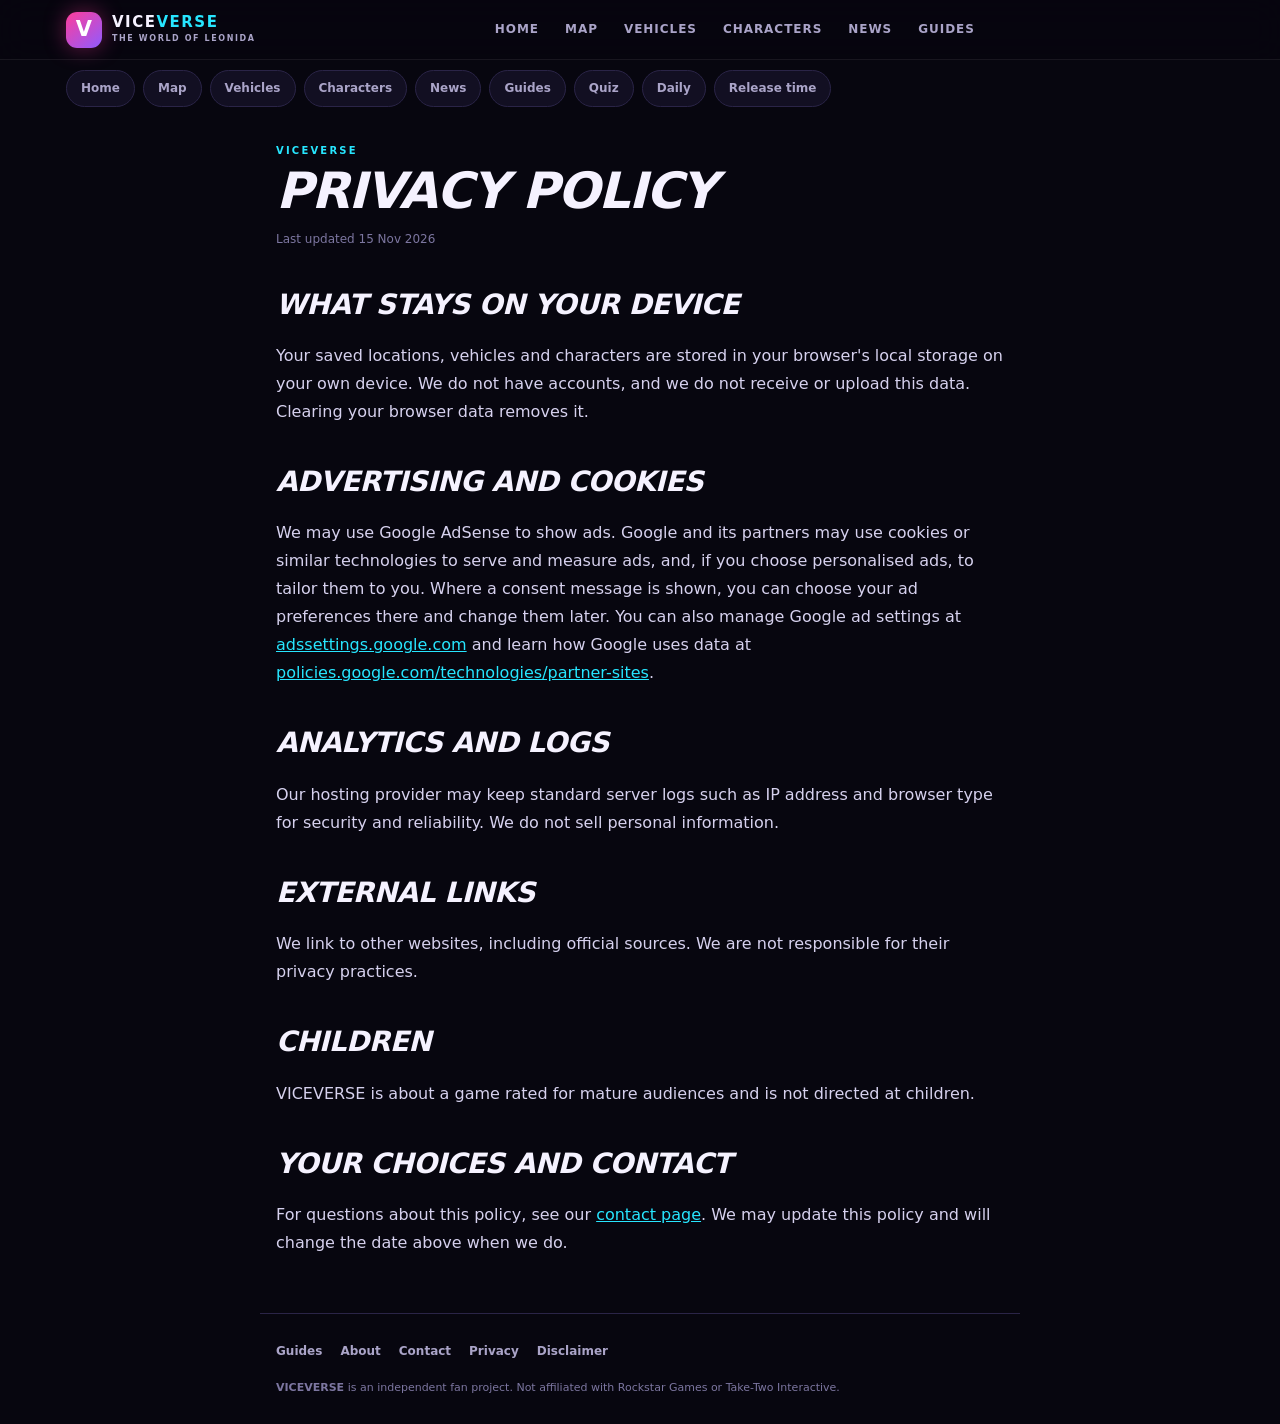
<file: privacy.html>
<!doctype html>
<html lang="en">
<head>
  <meta charset="utf-8">
  <meta name="viewport" content="width=device-width, initial-scale=1, viewport-fit=cover">
  <meta name="theme-color" content="#07060f">
  <title>Privacy policy | VICEVERSE</title>
  <meta name="description" content="How VICEVERSE handles data, cookies, local storage and advertising.">
  <link rel="canonical" href="https://viceverse.netlify.app/privacy.html">
  <meta property="og:title" content="Privacy policy">
  <meta property="og:description" content="How VICEVERSE handles data, cookies, local storage and advertising.">
  <meta property="og:type" content="article">
  <link rel="manifest" href="manifest.webmanifest">
  <link rel="icon" href="assets/icon.svg" type="image/svg+xml">
  <link rel="apple-touch-icon" href="assets/icon-192.png">
  <link rel="stylesheet" href="styles.css">
  <script async src="https://pagead2.googlesyndication.com/pagead/js/adsbygoogle.js?client=ca-pub-6915700686027349" crossorigin="anonymous"></script>
  
</head>
<body class="static" data-root="">
  <header class="topbar">
    <a class="brand" href="index.html" aria-label="VICEVERSE home"><span class="brand-mark">V</span><span class="brand-text">VICE<b>VERSE</b><small>THE WORLD OF LEONIDA</small></span></a>
    <nav class="top-nav" aria-label="Main"><a href="index.html">Home</a><a href="index.html#map">Map</a><a href="index.html#vehicles">Vehicles</a><a href="index.html#characters">Characters</a><a href="index.html#news">News</a><a href="guides/index.html">Guides</a></nav>
    <span></span>
  </header>
  <nav class="subnav" aria-label="Site"><a href="index.html">Home</a><a href="index.html#map">Map</a><a href="index.html#vehicles">Vehicles</a><a href="index.html#characters">Characters</a><a href="index.html#news">News</a><a href="guides/index.html">Guides</a><a href="quiz.html">Quiz</a><a href="daily.html">Daily</a><a href="release-time.html">Release time</a></nav>
  <main class="article" id="main">
<p class="eyebrow">VICEVERSE</p><h1>Privacy policy</h1><p class="meta">Last updated 15 Nov 2026</p><div class="prose">
<h2>What stays on your device</h2>
<p>Your saved locations, vehicles and characters are stored in your browser's local storage on your own device. We do not have accounts, and we do not receive or upload this data. Clearing your browser data removes it.</p>
<h2>Advertising and cookies</h2>
<p>We may use Google AdSense to show ads. Google and its partners may use cookies or similar technologies to serve and measure ads, and, if you choose personalised ads, to tailor them to you. Where a consent message is shown, you can choose your ad preferences there and change them later. You can also manage Google ad settings at <a href="https://adssettings.google.com" rel="noopener" target="_blank">adssettings.google.com</a> and learn how Google uses data at <a href="https://policies.google.com/technologies/partner-sites" rel="noopener" target="_blank">policies.google.com/technologies/partner-sites</a>.</p>
<h2>Analytics and logs</h2>
<p>Our hosting provider may keep standard server logs such as IP address and browser type for security and reliability. We do not sell personal information.</p>
<h2>External links</h2>
<p>We link to other websites, including official sources. We are not responsible for their privacy practices.</p>
<h2>Children</h2>
<p>VICEVERSE is about a game rated for mature audiences and is not directed at children.</p>
<h2>Your choices and contact</h2>
<p>For questions about this policy, see our <a href="contact.html">contact page</a>. We may update this policy and will change the date above when we do.</p></div>
  </main>
  <footer class="footer" style="max-width:760px;margin:30px auto 0">
    <nav class="footer-links" aria-label="Footer"><a href="guides/index.html">Guides</a><a href="about.html">About</a><a href="contact.html">Contact</a><a href="privacy.html">Privacy</a><a href="disclaimer.html">Disclaimer</a><button data-adchoices hidden>Ad choices</button></nav>
    <p><b>VICEVERSE</b> is an independent fan project. Not affiliated with Rockstar Games or Take-Two Interactive.</p>
  </footer>
  <script src="config.js"></script>
  
  <script src="ads.js"></script>
  <script>if("serviceWorker" in navigator&&(location.protocol==="https:"||location.hostname==="localhost")){navigator.serviceWorker.register("sw.js").catch(function(){})}</script>
</body>
</html>
</file>
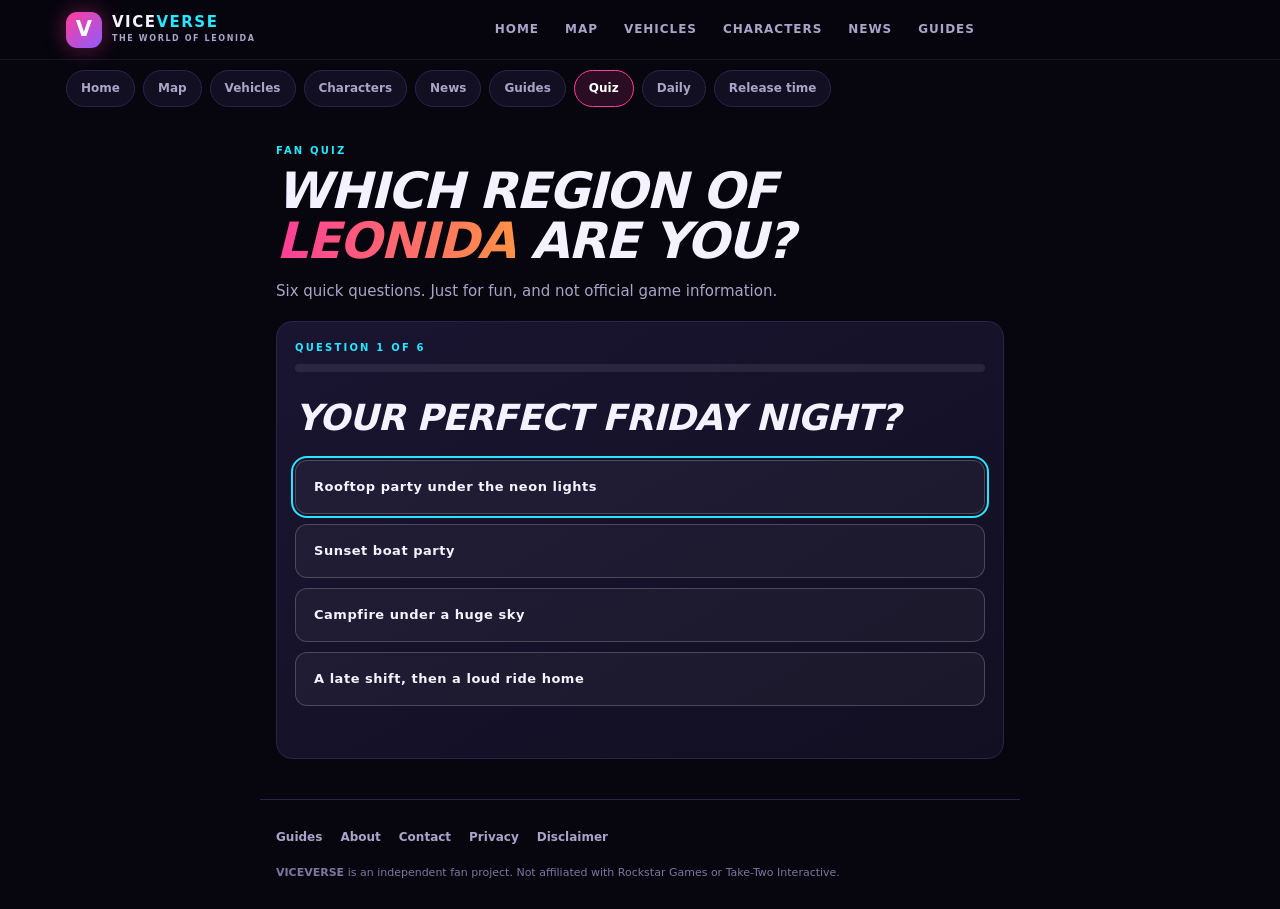
<file: quiz.html>
<!doctype html>
<html lang="en">
<head>
  <meta charset="utf-8">
  <meta name="viewport" content="width=device-width, initial-scale=1, viewport-fit=cover">
  <meta name="theme-color" content="#07060f">
  <title>Which region of Leonida are you? (quiz) | VICEVERSE</title>
  <meta name="description" content="A quick fan quiz: answer six questions and find out which region of Leonida matches your personality. Share your result.">
  <link rel="canonical" href="https://viceverse.netlify.app/quiz.html">
  <meta property="og:title" content="Which region of Leonida are you? (quiz)">
  <meta property="og:description" content="A quick fan quiz: answer six questions and find out which region of Leonida matches your personality. Share your result.">
  <meta property="og:type" content="article">
  <link rel="manifest" href="manifest.webmanifest">
  <link rel="icon" href="assets/icon.svg" type="image/svg+xml">
  <link rel="apple-touch-icon" href="assets/icon-192.png">
  <link rel="stylesheet" href="styles.css">
  <script async src="https://pagead2.googlesyndication.com/pagead/js/adsbygoogle.js?client=ca-pub-6915700686027349" crossorigin="anonymous"></script>
  
</head>
<body class="static" data-root="">
  <header class="topbar">
    <a class="brand" href="index.html" aria-label="VICEVERSE home"><span class="brand-mark">V</span><span class="brand-text">VICE<b>VERSE</b><small>THE WORLD OF LEONIDA</small></span></a>
    <nav class="top-nav" aria-label="Main"><a href="index.html">Home</a><a href="index.html#map">Map</a><a href="index.html#vehicles">Vehicles</a><a href="index.html#characters">Characters</a><a href="index.html#news">News</a><a href="guides/index.html">Guides</a></nav>
    <span></span>
  </header>
  <nav class="subnav" aria-label="Site"><a href="index.html">Home</a><a href="index.html#map">Map</a><a href="index.html#vehicles">Vehicles</a><a href="index.html#characters">Characters</a><a href="index.html#news">News</a><a href="guides/index.html">Guides</a><a href="quiz.html" class="on">Quiz</a><a href="daily.html">Daily</a><a href="release-time.html">Release time</a></nav>
  <main class="article" id="main">
<p class="eyebrow">FAN QUIZ</p><h1>Which region of <em>Leonida</em> are you?</h1><p class="lede">Six quick questions. Just for fun, and not official game information.</p>
<div id="quiz" class="card" style="margin-top:18px"></div>
<aside class="ad-slot" data-ad="article-bottom" hidden aria-label="Advertisement"></aside>
  </main>
  <footer class="footer" style="max-width:760px;margin:30px auto 0">
    <nav class="footer-links" aria-label="Footer"><a href="guides/index.html">Guides</a><a href="about.html">About</a><a href="contact.html">Contact</a><a href="privacy.html">Privacy</a><a href="disclaimer.html">Disclaimer</a><button data-adchoices hidden>Ad choices</button></nav>
    <p><b>VICEVERSE</b> is an independent fan project. Not affiliated with Rockstar Games or Take-Two Interactive.</p>
  </footer>
  <script src="config.js"></script>
  <script src="data.js"></script><script src="quiz.js"></script>
  <script src="ads.js"></script>
  <script>if("serviceWorker" in navigator&&(location.protocol==="https:"||location.hostname==="localhost")){navigator.serviceWorker.register("sw.js").catch(function(){})}</script>
</body>
</html>
</file>
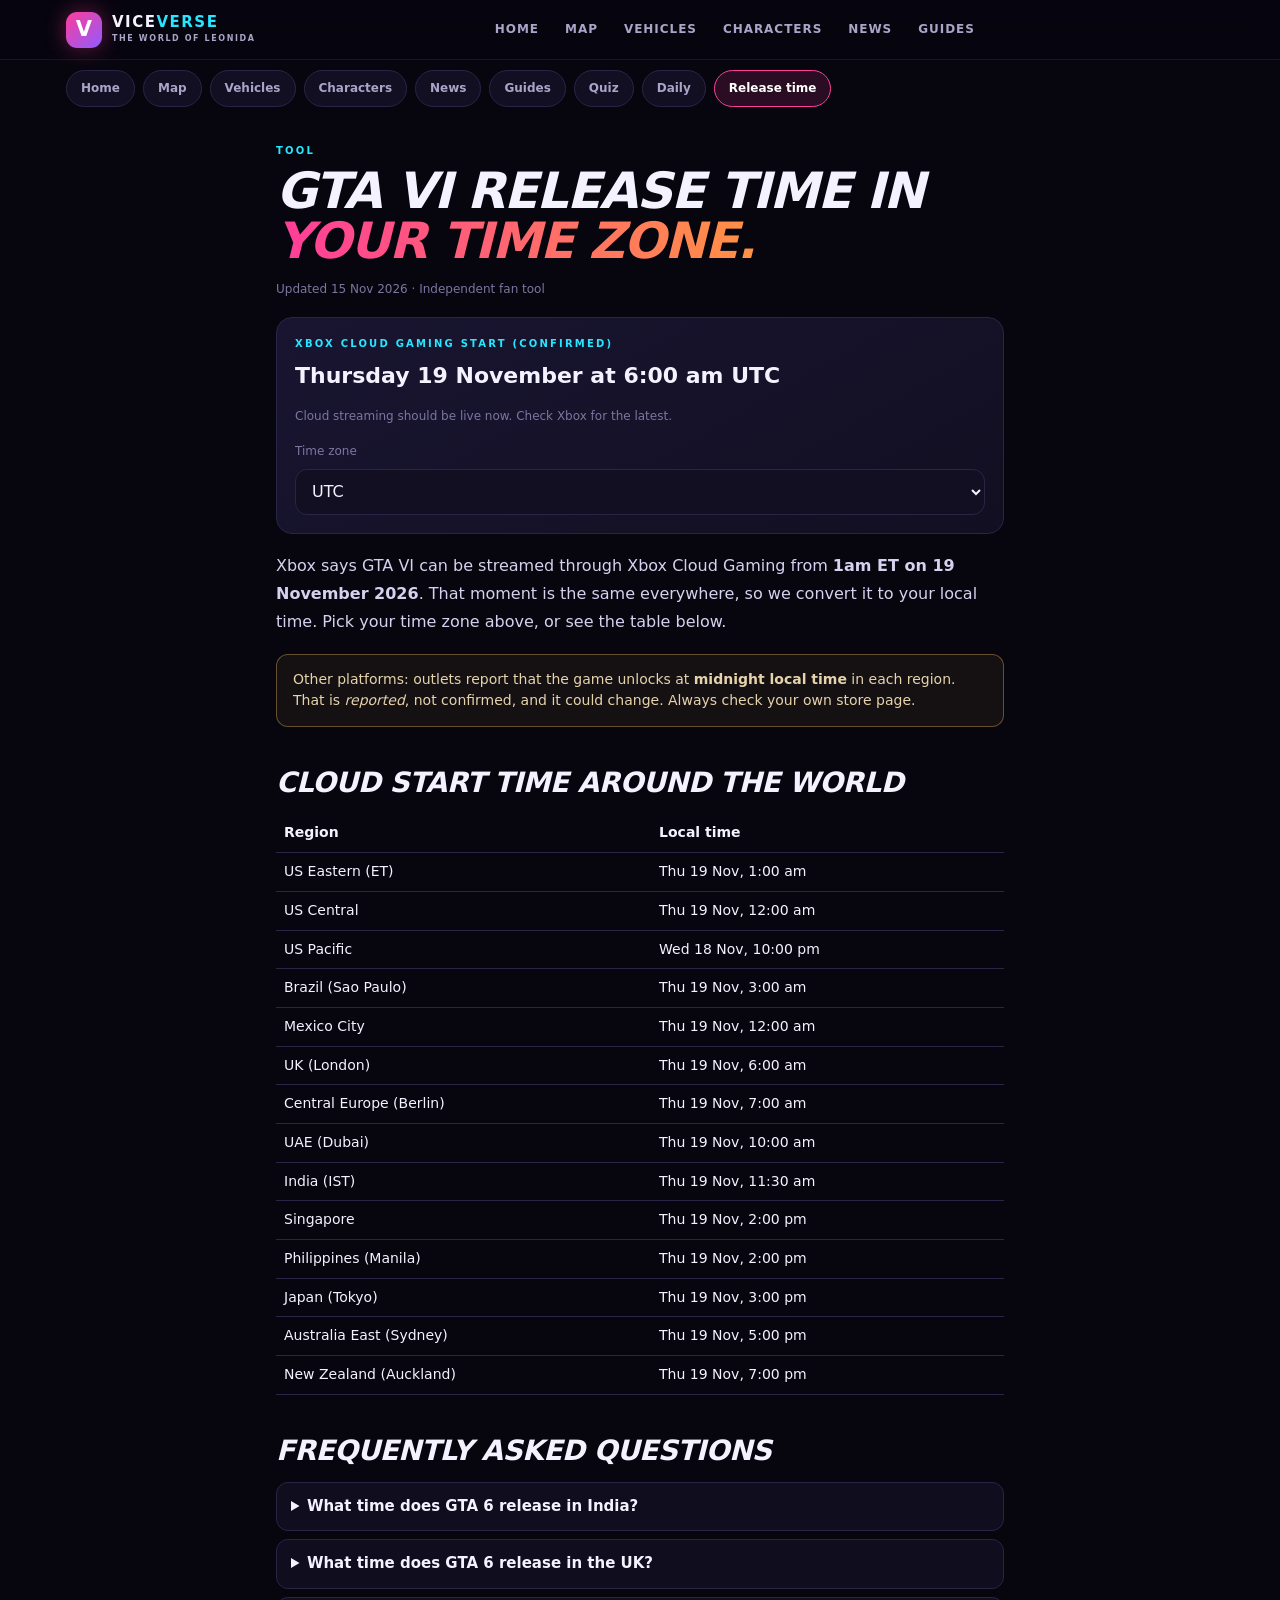
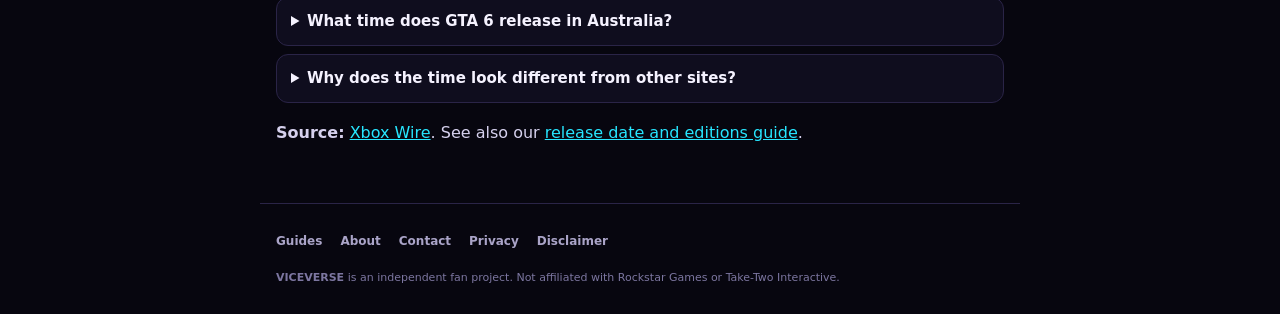
<file: release-time.html>
<!doctype html>
<html lang="en">
<head>
  <meta charset="utf-8">
  <meta name="viewport" content="width=device-width, initial-scale=1, viewport-fit=cover">
  <meta name="theme-color" content="#07060f">
  <title>GTA VI release time in your time zone | VICEVERSE</title>
  <meta name="description" content="What time can you play GTA VI? Xbox Cloud Gaming starts at 1am ET on 19 November 2026. See the time in India, the UK, Australia, the US and more.">
  <link rel="canonical" href="https://viceverse.netlify.app/release-time.html">
  <meta property="og:title" content="GTA VI release time in your time zone">
  <meta property="og:description" content="What time can you play GTA VI? Xbox Cloud Gaming starts at 1am ET on 19 November 2026. See the time in India, the UK, Australia, the US and more.">
  <meta property="og:type" content="article">
  <link rel="manifest" href="manifest.webmanifest">
  <link rel="icon" href="assets/icon.svg" type="image/svg+xml">
  <link rel="apple-touch-icon" href="assets/icon-192.png">
  <link rel="stylesheet" href="styles.css">
  <script async src="https://pagead2.googlesyndication.com/pagead/js/adsbygoogle.js?client=ca-pub-6915700686027349" crossorigin="anonymous"></script>
  
</head>
<body class="static" data-root="">
  <header class="topbar">
    <a class="brand" href="index.html" aria-label="VICEVERSE home"><span class="brand-mark">V</span><span class="brand-text">VICE<b>VERSE</b><small>THE WORLD OF LEONIDA</small></span></a>
    <nav class="top-nav" aria-label="Main"><a href="index.html">Home</a><a href="index.html#map">Map</a><a href="index.html#vehicles">Vehicles</a><a href="index.html#characters">Characters</a><a href="index.html#news">News</a><a href="guides/index.html">Guides</a></nav>
    <span></span>
  </header>
  <nav class="subnav" aria-label="Site"><a href="index.html">Home</a><a href="index.html#map">Map</a><a href="index.html#vehicles">Vehicles</a><a href="index.html#characters">Characters</a><a href="index.html#news">News</a><a href="guides/index.html">Guides</a><a href="quiz.html">Quiz</a><a href="daily.html">Daily</a><a href="release-time.html" class="on">Release time</a></nav>
  <main class="article" id="main">
<p class="eyebrow">TOOL</p><h1>GTA VI release time in <em>your time zone.</em></h1>
<p class="meta">Updated 15 Nov 2026 · Independent fan tool</p>
<div class="card" style="margin:18px 0"><p class="eyebrow">XBOX CLOUD GAMING START (CONFIRMED)</p>
<p style="font-size:22px;font-weight:900;margin:4px 0" id="localTime">Thu 19 Nov, 11:30 am</p><p class="fine" id="localCd"></p>
<label class="fine" for="zone">Time zone</label><br><select id="zone" aria-label="Choose your time zone" style="width:100%;margin-top:6px"></select></div>
<aside class="ad-slot" data-ad="article-top" hidden aria-label="Advertisement"></aside>
<div class="prose">
<p>Xbox says GTA VI can be streamed through Xbox Cloud Gaming from <b>1am ET on 19 November 2026</b>. That moment is the same everywhere, so we convert it to your local time. Pick your time zone above, or see the table below.</p>
<div class="callout">Other platforms: outlets report that the game unlocks at <b>midnight local time</b> in each region. That is <i>reported</i>, not confirmed, and it could change. Always check your own store page.</div>
<h2>Cloud start time around the world</h2>
<div style="overflow-x:auto"><table style="width:100%;border-collapse:collapse;font-size:14px"><thead><tr><th style="text-align:left;padding:8px;border-bottom:1px solid var(--line)">Region</th><th style="text-align:left;padding:8px;border-bottom:1px solid var(--line)">Local time</th></tr></thead><tbody>
<tr><td style="padding:8px;border-bottom:1px solid var(--line)">US Eastern (ET)</td><td style="padding:8px;border-bottom:1px solid var(--line)">Thu 19 Nov, 1:00 am</td></tr><tr><td style="padding:8px;border-bottom:1px solid var(--line)">US Central</td><td style="padding:8px;border-bottom:1px solid var(--line)">Thu 19 Nov, 12:00 am</td></tr><tr><td style="padding:8px;border-bottom:1px solid var(--line)">US Pacific</td><td style="padding:8px;border-bottom:1px solid var(--line)">Wed 18 Nov, 10:00 pm</td></tr><tr><td style="padding:8px;border-bottom:1px solid var(--line)">Brazil (Sao Paulo)</td><td style="padding:8px;border-bottom:1px solid var(--line)">Thu 19 Nov, 3:00 am</td></tr><tr><td style="padding:8px;border-bottom:1px solid var(--line)">Mexico City</td><td style="padding:8px;border-bottom:1px solid var(--line)">Thu 19 Nov, 12:00 am</td></tr><tr><td style="padding:8px;border-bottom:1px solid var(--line)">UK (London)</td><td style="padding:8px;border-bottom:1px solid var(--line)">Thu 19 Nov, 6:00 am</td></tr><tr><td style="padding:8px;border-bottom:1px solid var(--line)">Central Europe (Berlin)</td><td style="padding:8px;border-bottom:1px solid var(--line)">Thu 19 Nov, 7:00 am</td></tr><tr><td style="padding:8px;border-bottom:1px solid var(--line)">UAE (Dubai)</td><td style="padding:8px;border-bottom:1px solid var(--line)">Thu 19 Nov, 10:00 am</td></tr><tr><td style="padding:8px;border-bottom:1px solid var(--line)">India (IST)</td><td style="padding:8px;border-bottom:1px solid var(--line)">Thu 19 Nov, 11:30 am</td></tr><tr><td style="padding:8px;border-bottom:1px solid var(--line)">Singapore</td><td style="padding:8px;border-bottom:1px solid var(--line)">Thu 19 Nov, 2:00 pm</td></tr><tr><td style="padding:8px;border-bottom:1px solid var(--line)">Philippines (Manila)</td><td style="padding:8px;border-bottom:1px solid var(--line)">Thu 19 Nov, 2:00 pm</td></tr><tr><td style="padding:8px;border-bottom:1px solid var(--line)">Japan (Tokyo)</td><td style="padding:8px;border-bottom:1px solid var(--line)">Thu 19 Nov, 3:00 pm</td></tr><tr><td style="padding:8px;border-bottom:1px solid var(--line)">Australia East (Sydney)</td><td style="padding:8px;border-bottom:1px solid var(--line)">Thu 19 Nov, 5:00 pm</td></tr><tr><td style="padding:8px;border-bottom:1px solid var(--line)">New Zealand (Auckland)</td><td style="padding:8px;border-bottom:1px solid var(--line)">Thu 19 Nov, 7:00 pm</td></tr>
</tbody></table></div>
<h2>Frequently asked questions</h2>
<div class="faq">
<details><summary>What time does GTA 6 release in India?</summary><p>Xbox Cloud Gaming starts at Thu 19 Nov, 11:30 am (IST). Other platforms are reported to unlock at midnight local time, which is not confirmed.</p></details>
<details><summary>What time does GTA 6 release in the UK?</summary><p>Xbox Cloud Gaming starts at Thu 19 Nov, 6:00 am. Midnight local unlock on other platforms is reported but unconfirmed.</p></details>
<details><summary>What time does GTA 6 release in Australia?</summary><p>For Sydney, Xbox Cloud Gaming starts at Thu 19 Nov, 5:00 pm. Other cities differ, so use the selector above.</p></details>
<details><summary>Why does the time look different from other sites?</summary><p>Some sites quote the reported midnight-local unlock, others quote the confirmed Xbox cloud start. We label which is which.</p></details>
</div>
<p><b>Source:</b> <a href="https://news.xbox.com/en-us/2026/11/10/grand-theft-auto-6-comes-to-xbox-cloud-gaming-november-19/" rel="noopener" target="_blank">Xbox Wire</a>. See also our <a href="guides/release-date-and-editions.html">release date and editions guide</a>.</p>
</div>
<aside class="ad-slot" data-ad="article-bottom" hidden aria-label="Advertisement"></aside>
  </main>
  <footer class="footer" style="max-width:760px;margin:30px auto 0">
    <nav class="footer-links" aria-label="Footer"><a href="guides/index.html">Guides</a><a href="about.html">About</a><a href="contact.html">Contact</a><a href="privacy.html">Privacy</a><a href="disclaimer.html">Disclaimer</a><button data-adchoices hidden>Ad choices</button></nav>
    <p><b>VICEVERSE</b> is an independent fan project. Not affiliated with Rockstar Games or Take-Two Interactive.</p>
  </footer>
  <script src="config.js"></script>
  <script src="release-time.js"></script>
  <script src="ads.js"></script>
  <script>if("serviceWorker" in navigator&&(location.protocol==="https:"||location.hostname==="localhost")){navigator.serviceWorker.register("sw.js").catch(function(){})}</script>
</body>
</html>
</file>
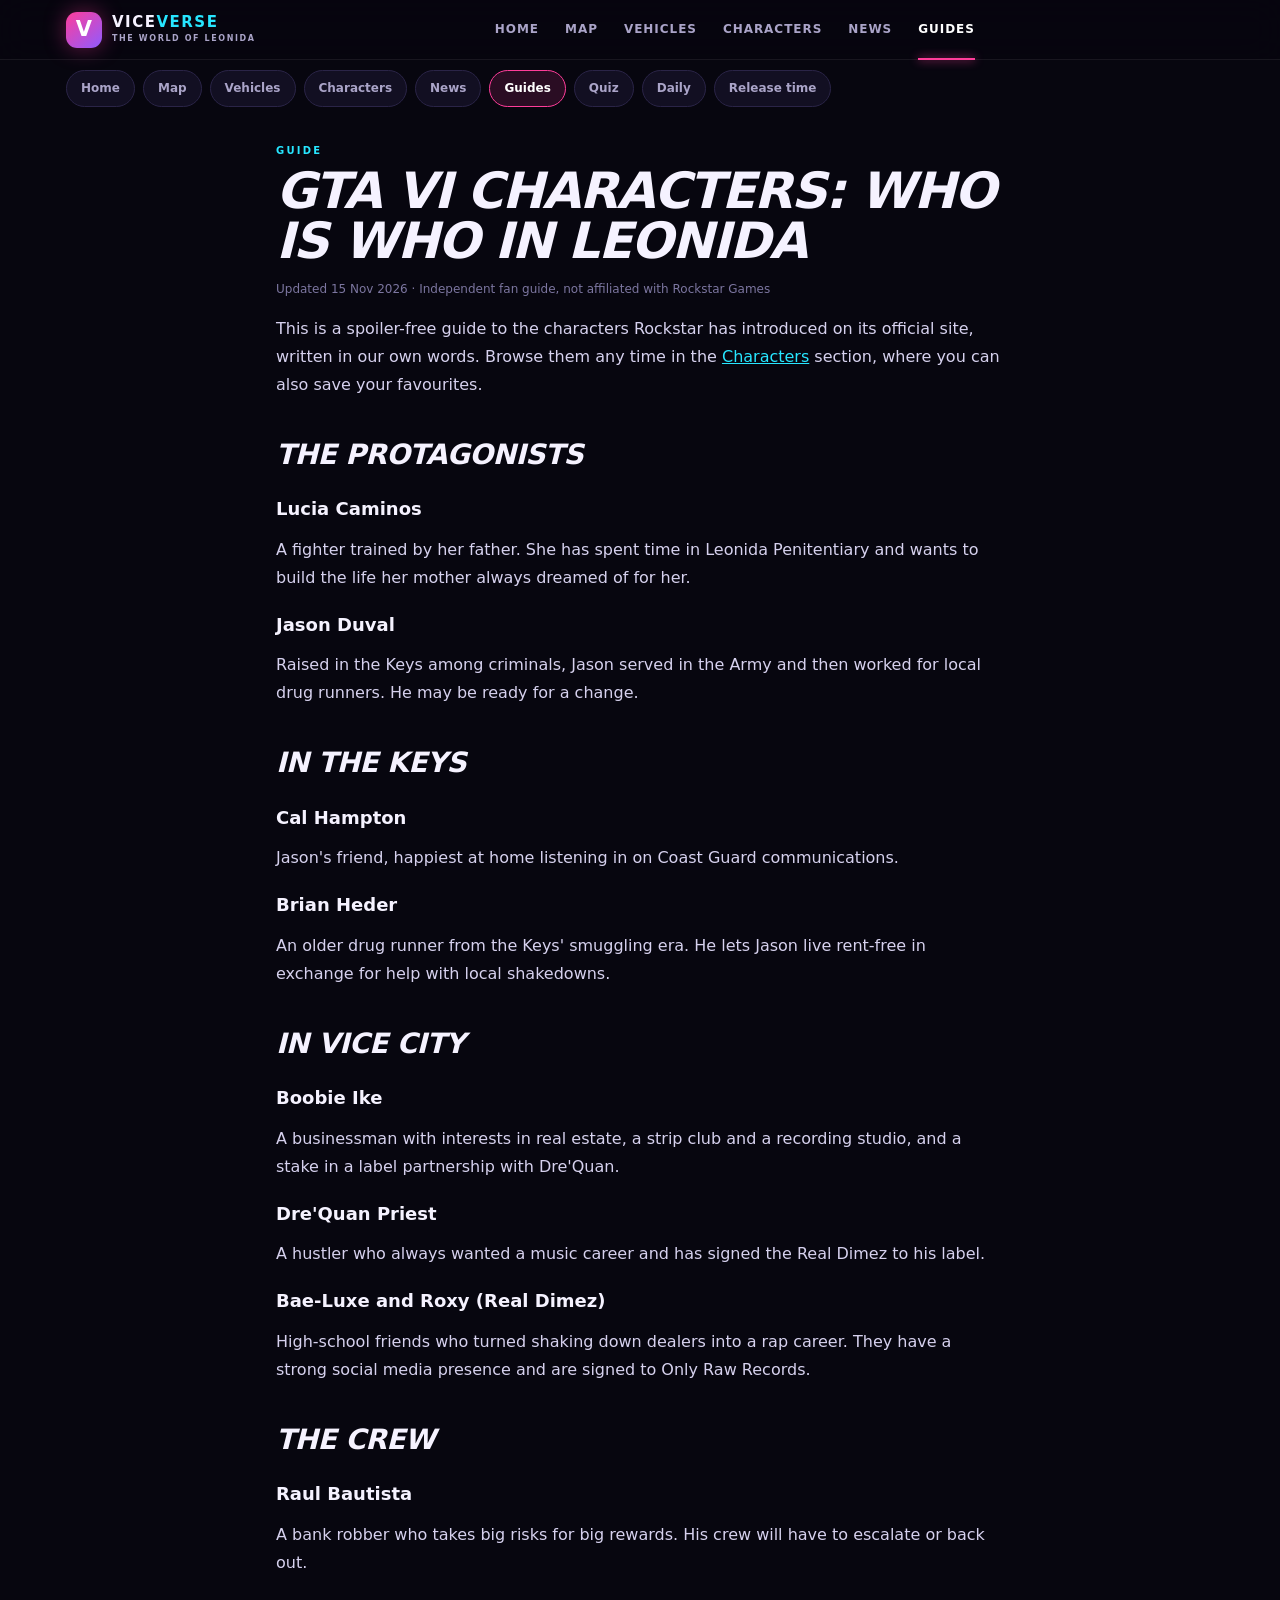
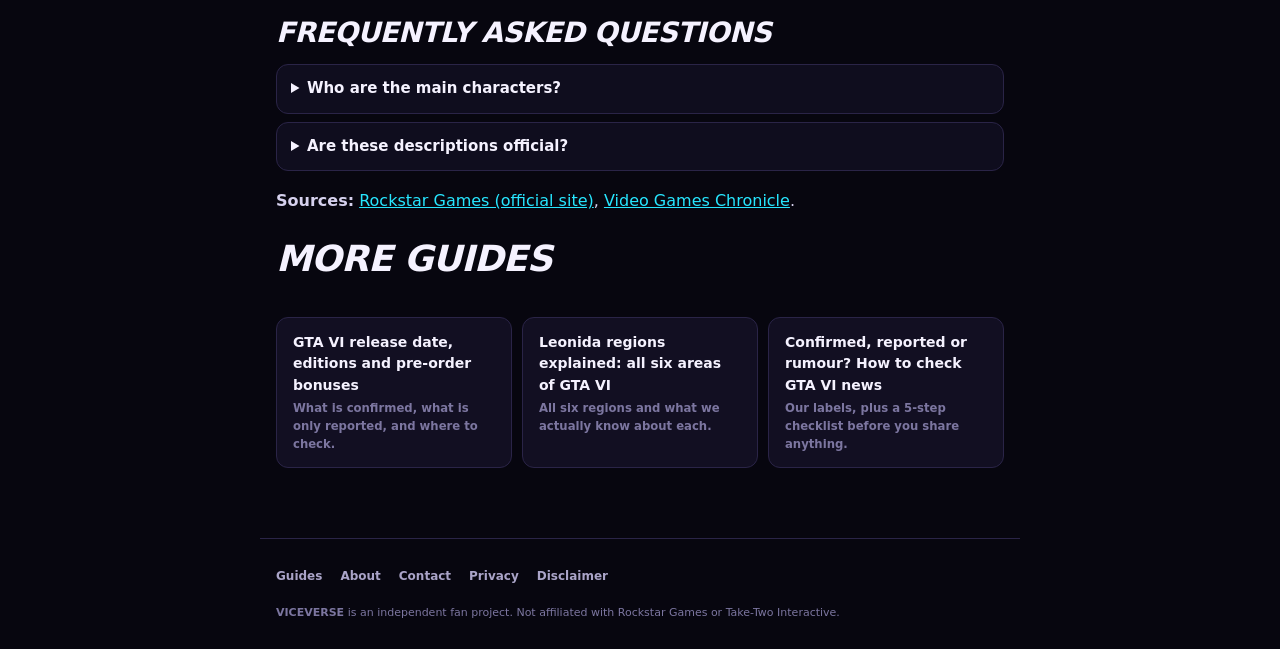
<file: guides/characters-guide.html>
<!doctype html>
<html lang="en">
<head>
  <meta charset="utf-8">
  <meta name="viewport" content="width=device-width, initial-scale=1, viewport-fit=cover">
  <meta name="theme-color" content="#07060f">
  <title>GTA VI characters: who is who in Leonida | VICEVERSE</title>
  <meta name="description" content="Meet the confirmed GTA VI cast: Lucia Caminos, Jason Duval, Cal Hampton, Brian Heder, Boobie Ike, Dre'Quan Priest, the Real Dimez and Raul Bautista.">
  <link rel="canonical" href="https://viceverse.netlify.app/guides/characters-guide.html">
  <meta property="og:title" content="GTA VI characters: who is who in Leonida">
  <meta property="og:description" content="Meet the confirmed GTA VI cast: Lucia Caminos, Jason Duval, Cal Hampton, Brian Heder, Boobie Ike, Dre'Quan Priest, the Real Dimez and Raul Bautista.">
  <meta property="og:type" content="article">
  <link rel="manifest" href="../manifest.webmanifest">
  <link rel="icon" href="../assets/icon.svg" type="image/svg+xml">
  <link rel="apple-touch-icon" href="../assets/icon-192.png">
  <link rel="stylesheet" href="../styles.css">
  <script async src="https://pagead2.googlesyndication.com/pagead/js/adsbygoogle.js?client=ca-pub-6915700686027349" crossorigin="anonymous"></script>
  <script type="application/ld+json">{"@context":"https://schema.org","@type":"Article","headline":"GTA VI characters: who is who in Leonida","description":"Meet the confirmed GTA VI cast: Lucia Caminos, Jason Duval, Cal Hampton, Brian Heder, Boobie Ike, Dre'Quan Priest, the Real Dimez and Raul Bautista.","dateModified":"2026-11-15","author":{"@type":"Organization","name":"VICEVERSE"},"publisher":{"@type":"Organization","name":"VICEVERSE"},"mainEntityOfPage":"https://viceverse.netlify.app/guides/characters-guide.html"}</script>
</head>
<body class="static" data-root="../">
  <header class="topbar">
    <a class="brand" href="../index.html" aria-label="VICEVERSE home"><span class="brand-mark">V</span><span class="brand-text">VICE<b>VERSE</b><small>THE WORLD OF LEONIDA</small></span></a>
    <nav class="top-nav" aria-label="Main"><a href="../index.html">Home</a><a href="../index.html#map">Map</a><a href="../index.html#vehicles">Vehicles</a><a href="../index.html#characters">Characters</a><a href="../index.html#news">News</a><a href="../guides/index.html" class="active">Guides</a></nav>
    <span></span>
  </header>
  <nav class="subnav" aria-label="Site"><a href="../index.html">Home</a><a href="../index.html#map">Map</a><a href="../index.html#vehicles">Vehicles</a><a href="../index.html#characters">Characters</a><a href="../index.html#news">News</a><a href="../guides/index.html" class="on">Guides</a><a href="../quiz.html">Quiz</a><a href="../daily.html">Daily</a><a href="../release-time.html">Release time</a></nav>
  <main class="article" id="main">
<p class="eyebrow">GUIDE</p>
<h1>GTA VI characters: who is who in Leonida</h1>
<p class="meta">Updated 15 Nov 2026 · Independent fan guide, not affiliated with Rockstar Games</p>
<aside class="ad-slot" data-ad="article-top" hidden aria-label="Advertisement"></aside>
<div class="prose">
<p>This is a spoiler-free guide to the characters Rockstar has introduced on its official site, written in our own words. Browse them any time in the <a href="../index.html#characters">Characters</a> section, where you can also save your favourites.</p>

<aside class="ad-slot" data-ad="article-mid" hidden aria-label="Advertisement"></aside>
<h2>The protagonists</h2>
<h3>Lucia Caminos</h3>
<p>A fighter trained by her father. She has spent time in Leonida Penitentiary and wants to build the life her mother always dreamed of for her.</p>
<h3>Jason Duval</h3>
<p>Raised in the Keys among criminals, Jason served in the Army and then worked for local drug runners. He may be ready for a change.</p>

<h2>In the Keys</h2>
<h3>Cal Hampton</h3>
<p>Jason's friend, happiest at home listening in on Coast Guard communications.</p>
<h3>Brian Heder</h3>
<p>An older drug runner from the Keys' smuggling era. He lets Jason live rent-free in exchange for help with local shakedowns.</p>

<h2>In Vice City</h2>
<h3>Boobie Ike</h3>
<p>A businessman with interests in real estate, a strip club and a recording studio, and a stake in a label partnership with Dre'Quan.</p>
<h3>Dre'Quan Priest</h3>
<p>A hustler who always wanted a music career and has signed the Real Dimez to his label.</p>
<h3>Bae-Luxe and Roxy (Real Dimez)</h3>
<p>High-school friends who turned shaking down dealers into a rap career. They have a strong social media presence and are signed to Only Raw Records.</p>

<h2>The crew</h2>
<h3>Raul Bautista</h3>
<p>A bank robber who takes big risks for big rewards. His crew will have to escalate or back out.</p>

<h2>Frequently asked questions</h2>
<div class="faq">
<details><summary>Who are the main characters?</summary><p>Lucia Caminos and Jason Duval are the two protagonists.</p></details>
<details><summary>Are these descriptions official?</summary><p>They are based on Rockstar's official character profiles, summarised in our own words.</p></details>
</div>
<p><b>Sources:</b> <a href="https://www.rockstargames.com/VI" rel="noopener" target="_blank">Rockstar Games (official site)</a>, <a href="https://www.videogameschronicle.com/news/gta-6s-cast-of-characters-revealed-including-a-conspiracy-theorist-and-strip-club-gangster" rel="noopener" target="_blank">Video Games Chronicle</a>.</p></div>
<aside class="ad-slot" data-ad="article-bottom" hidden aria-label="Advertisement"></aside>
<h2>More guides</h2>
<div class="related"><a href="release-date-and-editions.html">GTA VI release date, editions and pre-order bonuses<small>What is confirmed, what is only reported, and where to check.</small></a><a href="leonida-regions-guide.html">Leonida regions explained: all six areas of GTA VI<small>All six regions and what we actually know about each.</small></a><a href="confirmed-vs-rumour.html">Confirmed, reported or rumour? How to check GTA VI news<small>Our labels, plus a 5-step checklist before you share anything.</small></a></div>
  </main>
  <footer class="footer" style="max-width:760px;margin:30px auto 0">
    <nav class="footer-links" aria-label="Footer"><a href="../guides/index.html">Guides</a><a href="../about.html">About</a><a href="../contact.html">Contact</a><a href="../privacy.html">Privacy</a><a href="../disclaimer.html">Disclaimer</a><button data-adchoices hidden>Ad choices</button></nav>
    <p><b>VICEVERSE</b> is an independent fan project. Not affiliated with Rockstar Games or Take-Two Interactive.</p>
  </footer>
  <script src="../config.js"></script>
  
  <script src="../ads.js"></script>
  <script>if("serviceWorker" in navigator&&(location.protocol==="https:"||location.hostname==="localhost")){navigator.serviceWorker.register("../sw.js").catch(function(){})}</script>
</body>
</html>
</file>
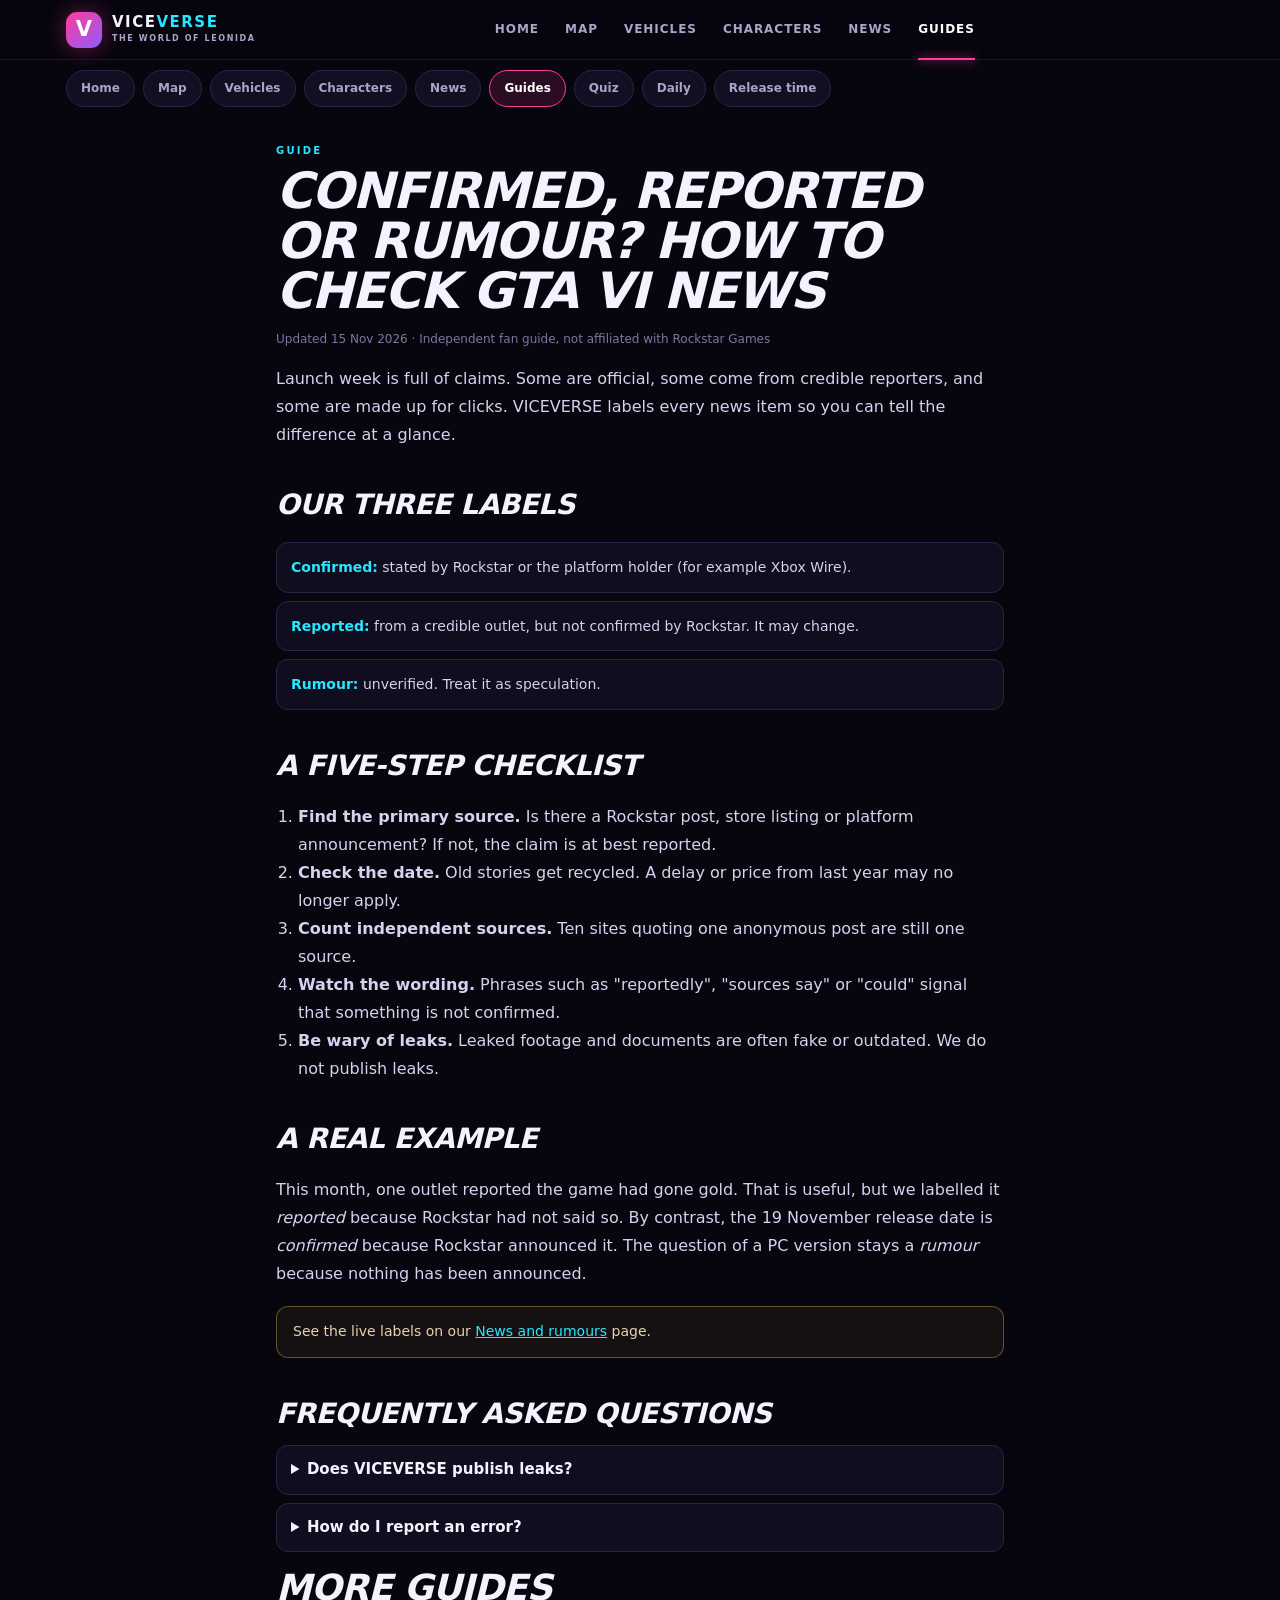
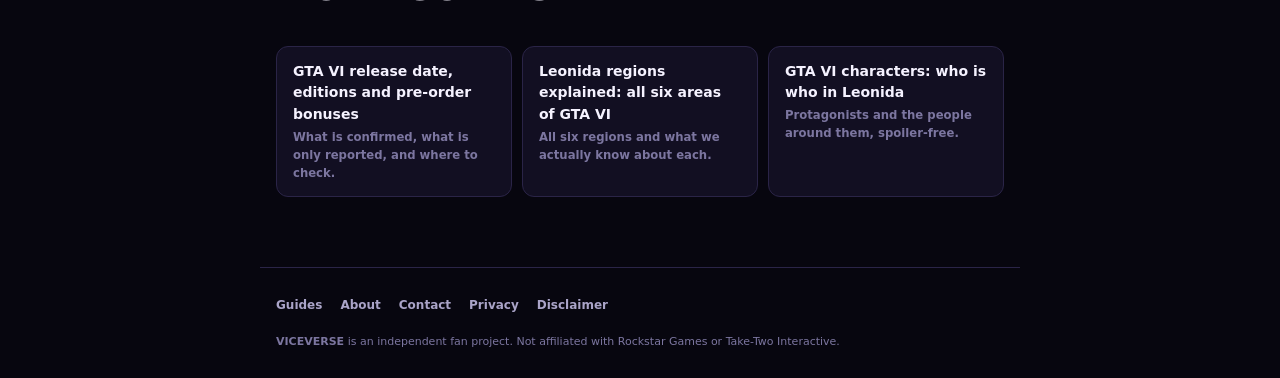
<file: guides/confirmed-vs-rumour.html>
<!doctype html>
<html lang="en">
<head>
  <meta charset="utf-8">
  <meta name="viewport" content="width=device-width, initial-scale=1, viewport-fit=cover">
  <meta name="theme-color" content="#07060f">
  <title>Confirmed, reported or rumour? How to check GTA VI news | VICEVERSE</title>
  <meta name="description" content="A simple checklist for telling confirmed GTA VI news from rumours, and how VICEVERSE labels every item.">
  <link rel="canonical" href="https://viceverse.netlify.app/guides/confirmed-vs-rumour.html">
  <meta property="og:title" content="Confirmed, reported or rumour? How to check GTA VI news">
  <meta property="og:description" content="A simple checklist for telling confirmed GTA VI news from rumours, and how VICEVERSE labels every item.">
  <meta property="og:type" content="article">
  <link rel="manifest" href="../manifest.webmanifest">
  <link rel="icon" href="../assets/icon.svg" type="image/svg+xml">
  <link rel="apple-touch-icon" href="../assets/icon-192.png">
  <link rel="stylesheet" href="../styles.css">
  <script async src="https://pagead2.googlesyndication.com/pagead/js/adsbygoogle.js?client=ca-pub-6915700686027349" crossorigin="anonymous"></script>
  <script type="application/ld+json">{"@context":"https://schema.org","@type":"Article","headline":"Confirmed, reported or rumour? How to check GTA VI news","description":"A simple checklist for telling confirmed GTA VI news from rumours, and how VICEVERSE labels every item.","dateModified":"2026-11-15","author":{"@type":"Organization","name":"VICEVERSE"},"publisher":{"@type":"Organization","name":"VICEVERSE"},"mainEntityOfPage":"https://viceverse.netlify.app/guides/confirmed-vs-rumour.html"}</script>
</head>
<body class="static" data-root="../">
  <header class="topbar">
    <a class="brand" href="../index.html" aria-label="VICEVERSE home"><span class="brand-mark">V</span><span class="brand-text">VICE<b>VERSE</b><small>THE WORLD OF LEONIDA</small></span></a>
    <nav class="top-nav" aria-label="Main"><a href="../index.html">Home</a><a href="../index.html#map">Map</a><a href="../index.html#vehicles">Vehicles</a><a href="../index.html#characters">Characters</a><a href="../index.html#news">News</a><a href="../guides/index.html" class="active">Guides</a></nav>
    <span></span>
  </header>
  <nav class="subnav" aria-label="Site"><a href="../index.html">Home</a><a href="../index.html#map">Map</a><a href="../index.html#vehicles">Vehicles</a><a href="../index.html#characters">Characters</a><a href="../index.html#news">News</a><a href="../guides/index.html" class="on">Guides</a><a href="../quiz.html">Quiz</a><a href="../daily.html">Daily</a><a href="../release-time.html">Release time</a></nav>
  <main class="article" id="main">
<p class="eyebrow">GUIDE</p>
<h1>Confirmed, reported or rumour? How to check GTA VI news</h1>
<p class="meta">Updated 15 Nov 2026 · Independent fan guide, not affiliated with Rockstar Games</p>
<aside class="ad-slot" data-ad="article-top" hidden aria-label="Advertisement"></aside>
<div class="prose">
<p>Launch week is full of claims. Some are official, some come from credible reporters, and some are made up for clicks. VICEVERSE labels every news item so you can tell the difference at a glance.</p>

<aside class="ad-slot" data-ad="article-mid" hidden aria-label="Advertisement"></aside>
<h2>Our three labels</h2>
<ul class="facts">
<li><b>Confirmed:</b> stated by Rockstar or the platform holder (for example Xbox Wire).</li>
<li><b>Reported:</b> from a credible outlet, but not confirmed by Rockstar. It may change.</li>
<li><b>Rumour:</b> unverified. Treat it as speculation.</li>
</ul>

<h2>A five-step checklist</h2>
<ol>
<li><b>Find the primary source.</b> Is there a Rockstar post, store listing or platform announcement? If not, the claim is at best reported.</li>
<li><b>Check the date.</b> Old stories get recycled. A delay or price from last year may no longer apply.</li>
<li><b>Count independent sources.</b> Ten sites quoting one anonymous post are still one source.</li>
<li><b>Watch the wording.</b> Phrases such as "reportedly", "sources say" or "could" signal that something is not confirmed.</li>
<li><b>Be wary of leaks.</b> Leaked footage and documents are often fake or outdated. We do not publish leaks.</li>
</ol>

<h2>A real example</h2>
<p>This month, one outlet reported the game had gone gold. That is useful, but we labelled it <i>reported</i> because Rockstar had not said so. By contrast, the 19 November release date is <i>confirmed</i> because Rockstar announced it. The question of a PC version stays a <i>rumour</i> because nothing has been announced.</p>
<div class="callout">See the live labels on our <a href="../index.html#news">News and rumours</a> page.</div>

<h2>Frequently asked questions</h2>
<div class="faq">
<details><summary>Does VICEVERSE publish leaks?</summary><p>No. We link to official sources and credible reports, and we mark everything else as a rumour.</p></details>
<details><summary>How do I report an error?</summary><p>Use our <a href="../contact.html">contact page</a>. We correct mistakes and note the update date.</p></details>
</div></div>
<aside class="ad-slot" data-ad="article-bottom" hidden aria-label="Advertisement"></aside>
<h2>More guides</h2>
<div class="related"><a href="release-date-and-editions.html">GTA VI release date, editions and pre-order bonuses<small>What is confirmed, what is only reported, and where to check.</small></a><a href="leonida-regions-guide.html">Leonida regions explained: all six areas of GTA VI<small>All six regions and what we actually know about each.</small></a><a href="characters-guide.html">GTA VI characters: who is who in Leonida<small>Protagonists and the people around them, spoiler-free.</small></a></div>
  </main>
  <footer class="footer" style="max-width:760px;margin:30px auto 0">
    <nav class="footer-links" aria-label="Footer"><a href="../guides/index.html">Guides</a><a href="../about.html">About</a><a href="../contact.html">Contact</a><a href="../privacy.html">Privacy</a><a href="../disclaimer.html">Disclaimer</a><button data-adchoices hidden>Ad choices</button></nav>
    <p><b>VICEVERSE</b> is an independent fan project. Not affiliated with Rockstar Games or Take-Two Interactive.</p>
  </footer>
  <script src="../config.js"></script>
  
  <script src="../ads.js"></script>
  <script>if("serviceWorker" in navigator&&(location.protocol==="https:"||location.hostname==="localhost")){navigator.serviceWorker.register("../sw.js").catch(function(){})}</script>
</body>
</html>
</file>
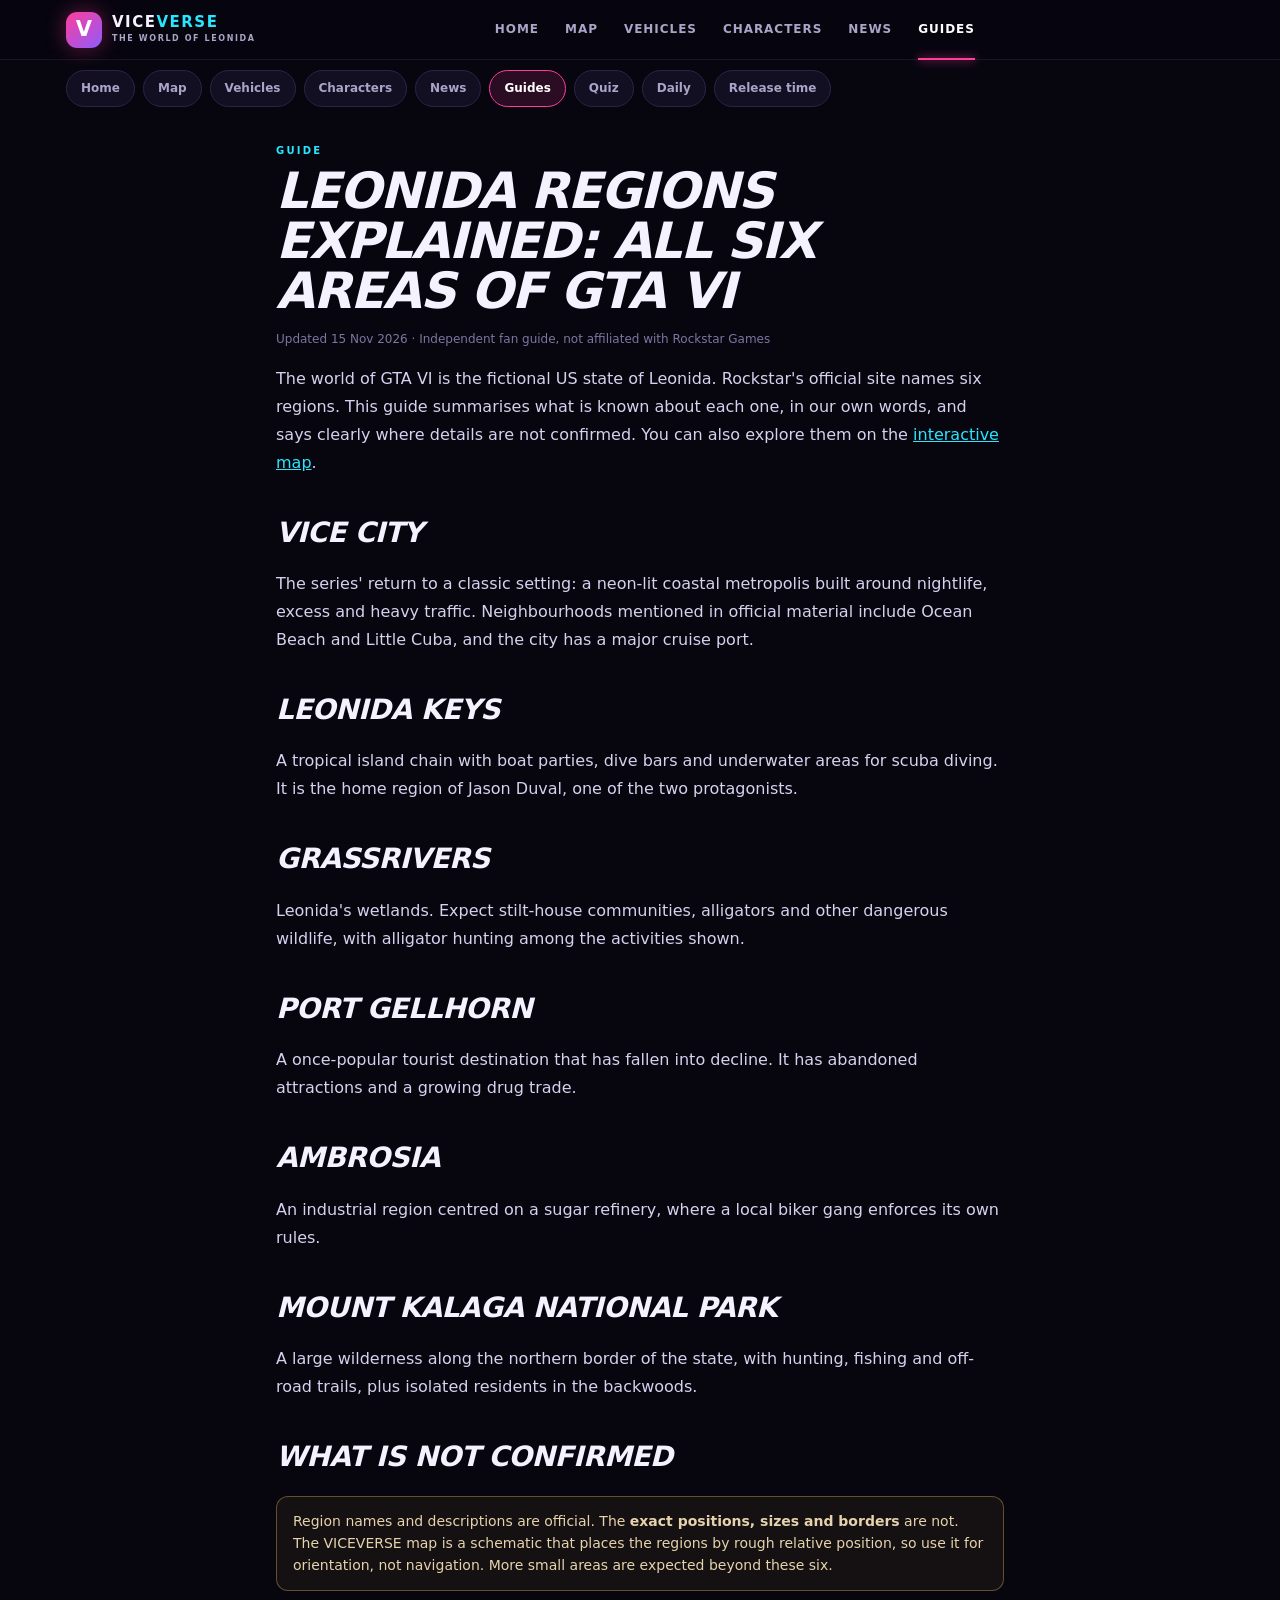
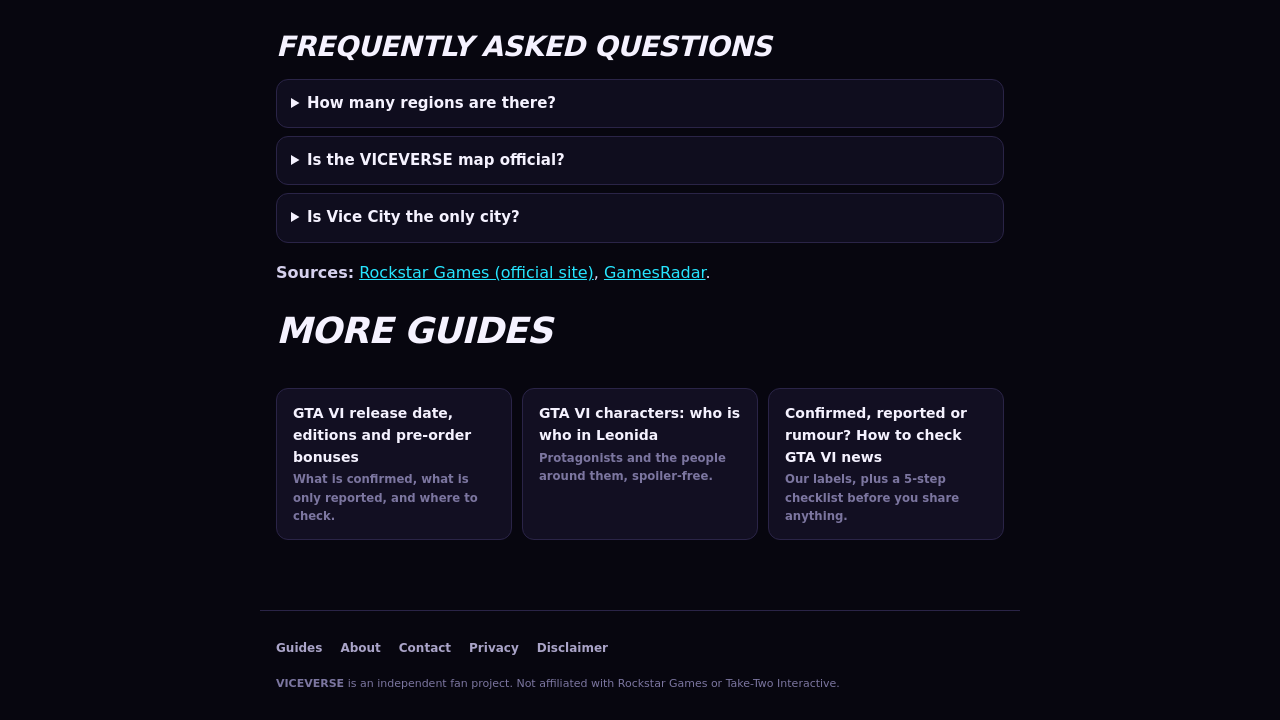
<file: guides/leonida-regions-guide.html>
<!doctype html>
<html lang="en">
<head>
  <meta charset="utf-8">
  <meta name="viewport" content="width=device-width, initial-scale=1, viewport-fit=cover">
  <meta name="theme-color" content="#07060f">
  <title>Leonida regions explained: all six areas of GTA VI | VICEVERSE</title>
  <meta name="description" content="A plain-English guide to the six official regions of Leonida: Vice City, Leonida Keys, Grassrivers, Port Gellhorn, Ambrosia and Mount Kalaga National Park.">
  <link rel="canonical" href="https://viceverse.netlify.app/guides/leonida-regions-guide.html">
  <meta property="og:title" content="Leonida regions explained: all six areas of GTA VI">
  <meta property="og:description" content="A plain-English guide to the six official regions of Leonida: Vice City, Leonida Keys, Grassrivers, Port Gellhorn, Ambrosia and Mount Kalaga National Park.">
  <meta property="og:type" content="article">
  <link rel="manifest" href="../manifest.webmanifest">
  <link rel="icon" href="../assets/icon.svg" type="image/svg+xml">
  <link rel="apple-touch-icon" href="../assets/icon-192.png">
  <link rel="stylesheet" href="../styles.css">
  <script async src="https://pagead2.googlesyndication.com/pagead/js/adsbygoogle.js?client=ca-pub-6915700686027349" crossorigin="anonymous"></script>
  <script type="application/ld+json">{"@context":"https://schema.org","@type":"Article","headline":"Leonida regions explained: all six areas of GTA VI","description":"A plain-English guide to the six official regions of Leonida: Vice City, Leonida Keys, Grassrivers, Port Gellhorn, Ambrosia and Mount Kalaga National Park.","dateModified":"2026-11-15","author":{"@type":"Organization","name":"VICEVERSE"},"publisher":{"@type":"Organization","name":"VICEVERSE"},"mainEntityOfPage":"https://viceverse.netlify.app/guides/leonida-regions-guide.html"}</script>
</head>
<body class="static" data-root="../">
  <header class="topbar">
    <a class="brand" href="../index.html" aria-label="VICEVERSE home"><span class="brand-mark">V</span><span class="brand-text">VICE<b>VERSE</b><small>THE WORLD OF LEONIDA</small></span></a>
    <nav class="top-nav" aria-label="Main"><a href="../index.html">Home</a><a href="../index.html#map">Map</a><a href="../index.html#vehicles">Vehicles</a><a href="../index.html#characters">Characters</a><a href="../index.html#news">News</a><a href="../guides/index.html" class="active">Guides</a></nav>
    <span></span>
  </header>
  <nav class="subnav" aria-label="Site"><a href="../index.html">Home</a><a href="../index.html#map">Map</a><a href="../index.html#vehicles">Vehicles</a><a href="../index.html#characters">Characters</a><a href="../index.html#news">News</a><a href="../guides/index.html" class="on">Guides</a><a href="../quiz.html">Quiz</a><a href="../daily.html">Daily</a><a href="../release-time.html">Release time</a></nav>
  <main class="article" id="main">
<p class="eyebrow">GUIDE</p>
<h1>Leonida regions explained: all six areas of GTA VI</h1>
<p class="meta">Updated 15 Nov 2026 · Independent fan guide, not affiliated with Rockstar Games</p>
<aside class="ad-slot" data-ad="article-top" hidden aria-label="Advertisement"></aside>
<div class="prose">
<p>The world of GTA VI is the fictional US state of Leonida. Rockstar's official site names six regions. This guide summarises what is known about each one, in our own words, and says clearly where details are not confirmed. You can also explore them on the <a href="../index.html#map">interactive map</a>.</p>

<aside class="ad-slot" data-ad="article-mid" hidden aria-label="Advertisement"></aside>
<h2>Vice City</h2>
<p>The series' return to a classic setting: a neon-lit coastal metropolis built around nightlife, excess and heavy traffic. Neighbourhoods mentioned in official material include Ocean Beach and Little Cuba, and the city has a major cruise port.</p>

<h2>Leonida Keys</h2>
<p>A tropical island chain with boat parties, dive bars and underwater areas for scuba diving. It is the home region of Jason Duval, one of the two protagonists.</p>

<h2>Grassrivers</h2>
<p>Leonida's wetlands. Expect stilt-house communities, alligators and other dangerous wildlife, with alligator hunting among the activities shown.</p>

<h2>Port Gellhorn</h2>
<p>A once-popular tourist destination that has fallen into decline. It has abandoned attractions and a growing drug trade.</p>

<h2>Ambrosia</h2>
<p>An industrial region centred on a sugar refinery, where a local biker gang enforces its own rules.</p>

<h2>Mount Kalaga National Park</h2>
<p>A large wilderness along the northern border of the state, with hunting, fishing and off-road trails, plus isolated residents in the backwoods.</p>

<h2>What is not confirmed</h2>
<div class="callout">Region names and descriptions are official. The <b>exact positions, sizes and borders</b> are not. The VICEVERSE map is a schematic that places the regions by rough relative position, so use it for orientation, not navigation. More small areas are expected beyond these six.</div>

<h2>Frequently asked questions</h2>
<div class="faq">
<details><summary>How many regions are there?</summary><p>Rockstar names six: Vice City, Leonida Keys, Grassrivers, Port Gellhorn, Ambrosia and Mount Kalaga National Park.</p></details>
<details><summary>Is the VICEVERSE map official?</summary><p>No. It is an unofficial schematic made by fans. Positions are approximate.</p></details>
<details><summary>Is Vice City the only city?</summary><p>It is the main metropolis named, but other towns and areas exist, such as Port Gellhorn.</p></details>
</div>
<p><b>Sources:</b> <a href="https://www.rockstargames.com/VI" rel="noopener" target="_blank">Rockstar Games (official site)</a>, <a href="https://www.gamesradar.com/games/grand-theft-auto/gta-6-locations" rel="noopener" target="_blank">GamesRadar</a>.</p></div>
<aside class="ad-slot" data-ad="article-bottom" hidden aria-label="Advertisement"></aside>
<h2>More guides</h2>
<div class="related"><a href="release-date-and-editions.html">GTA VI release date, editions and pre-order bonuses<small>What is confirmed, what is only reported, and where to check.</small></a><a href="characters-guide.html">GTA VI characters: who is who in Leonida<small>Protagonists and the people around them, spoiler-free.</small></a><a href="confirmed-vs-rumour.html">Confirmed, reported or rumour? How to check GTA VI news<small>Our labels, plus a 5-step checklist before you share anything.</small></a></div>
  </main>
  <footer class="footer" style="max-width:760px;margin:30px auto 0">
    <nav class="footer-links" aria-label="Footer"><a href="../guides/index.html">Guides</a><a href="../about.html">About</a><a href="../contact.html">Contact</a><a href="../privacy.html">Privacy</a><a href="../disclaimer.html">Disclaimer</a><button data-adchoices hidden>Ad choices</button></nav>
    <p><b>VICEVERSE</b> is an independent fan project. Not affiliated with Rockstar Games or Take-Two Interactive.</p>
  </footer>
  <script src="../config.js"></script>
  
  <script src="../ads.js"></script>
  <script>if("serviceWorker" in navigator&&(location.protocol==="https:"||location.hostname==="localhost")){navigator.serviceWorker.register("../sw.js").catch(function(){})}</script>
</body>
</html>
</file>
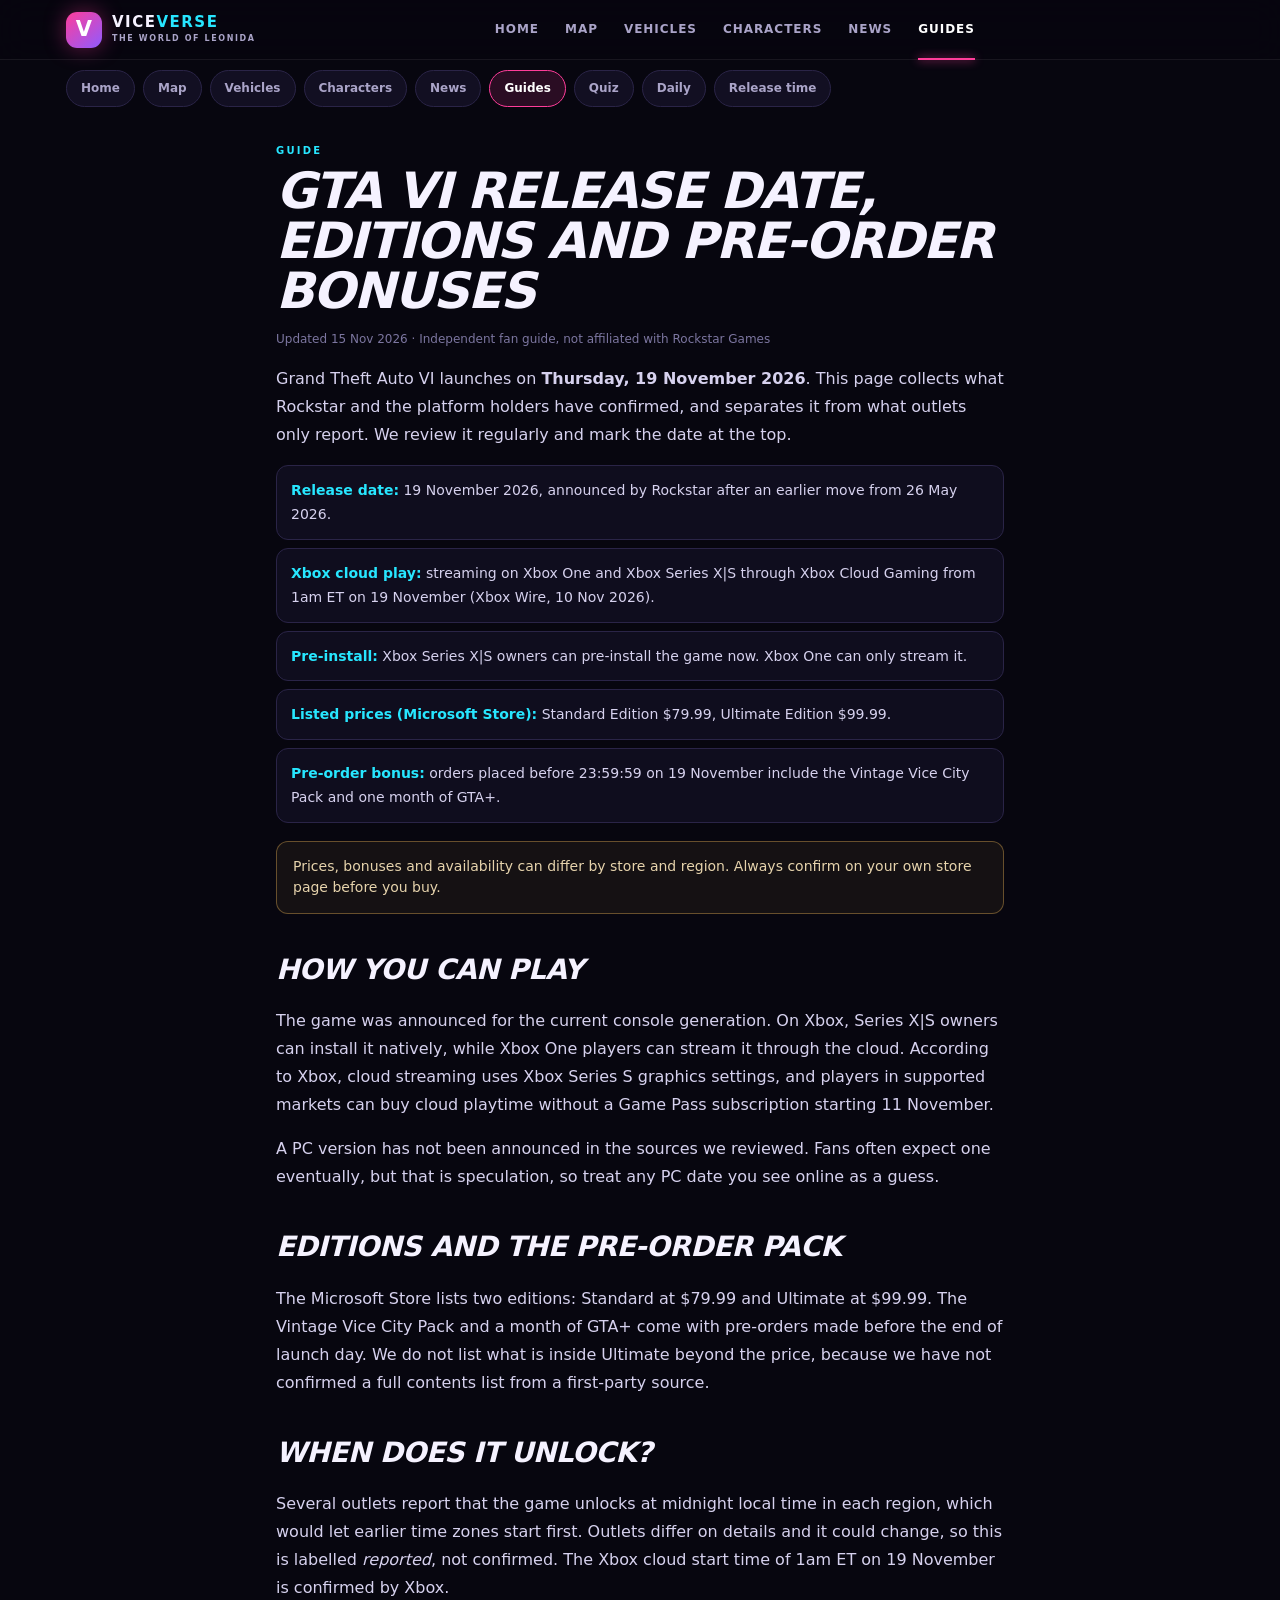
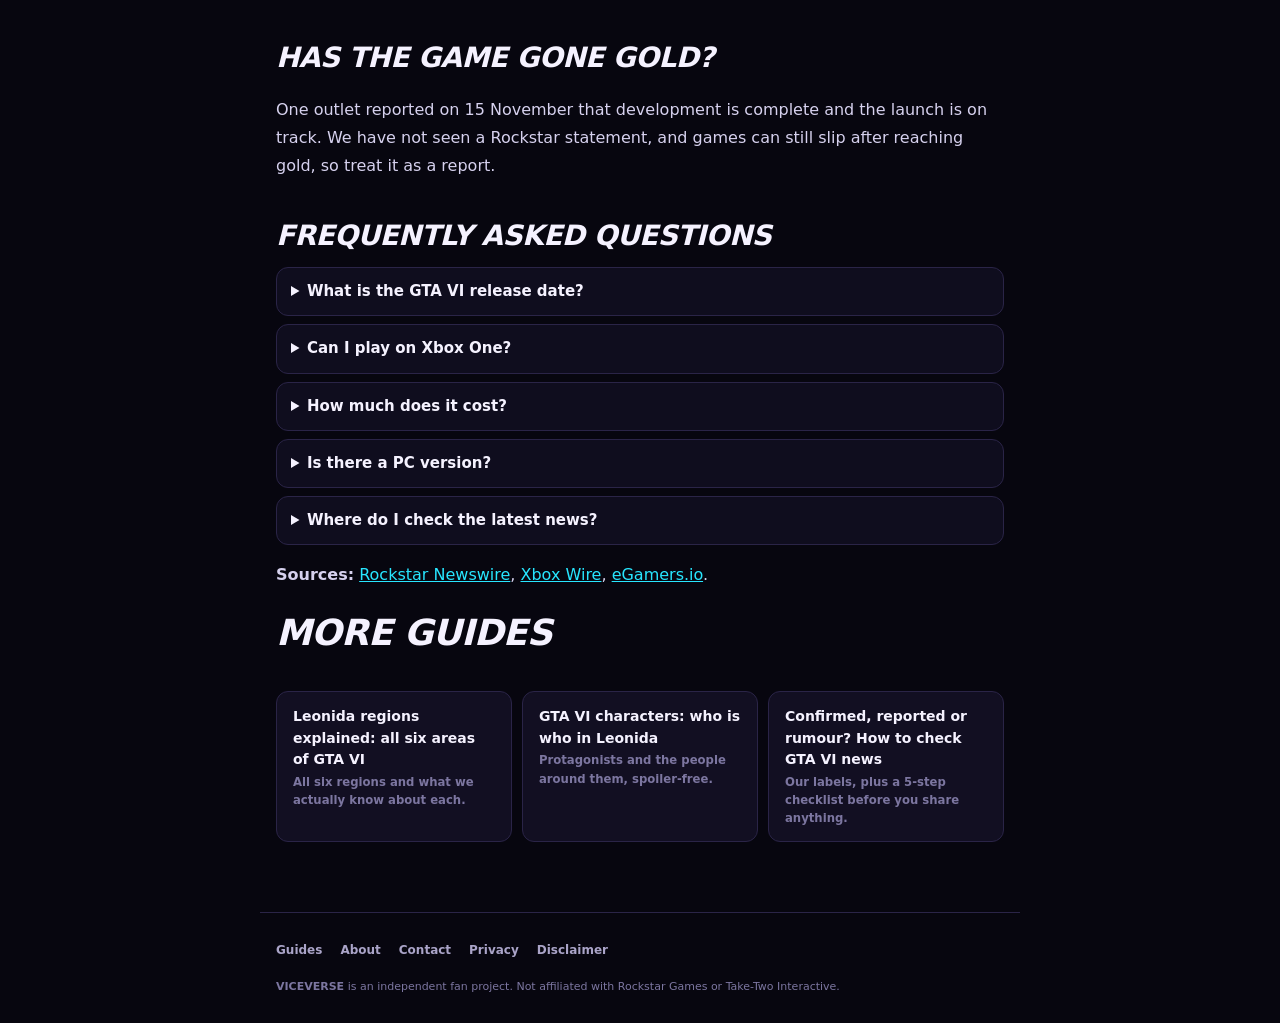
<file: guides/release-date-and-editions.html>
<!doctype html>
<html lang="en">
<head>
  <meta charset="utf-8">
  <meta name="viewport" content="width=device-width, initial-scale=1, viewport-fit=cover">
  <meta name="theme-color" content="#07060f">
  <title>GTA VI release date, editions and pre-order bonuses | VICEVERSE</title>
  <meta name="description" content="What is confirmed about the GTA VI launch on 19 November 2026: platforms, cloud streaming, editions, prices and pre-order bonuses, plus what is only reported.">
  <link rel="canonical" href="https://viceverse.netlify.app/guides/release-date-and-editions.html">
  <meta property="og:title" content="GTA VI release date, editions and pre-order bonuses">
  <meta property="og:description" content="What is confirmed about the GTA VI launch on 19 November 2026: platforms, cloud streaming, editions, prices and pre-order bonuses, plus what is only reported.">
  <meta property="og:type" content="article">
  <link rel="manifest" href="../manifest.webmanifest">
  <link rel="icon" href="../assets/icon.svg" type="image/svg+xml">
  <link rel="apple-touch-icon" href="../assets/icon-192.png">
  <link rel="stylesheet" href="../styles.css">
  <script async src="https://pagead2.googlesyndication.com/pagead/js/adsbygoogle.js?client=ca-pub-6915700686027349" crossorigin="anonymous"></script>
  <script type="application/ld+json">{"@context":"https://schema.org","@type":"Article","headline":"GTA VI release date, editions and pre-order bonuses","description":"What is confirmed about the GTA VI launch on 19 November 2026: platforms, cloud streaming, editions, prices and pre-order bonuses, plus what is only reported.","dateModified":"2026-11-15","author":{"@type":"Organization","name":"VICEVERSE"},"publisher":{"@type":"Organization","name":"VICEVERSE"},"mainEntityOfPage":"https://viceverse.netlify.app/guides/release-date-and-editions.html"}</script>
</head>
<body class="static" data-root="../">
  <header class="topbar">
    <a class="brand" href="../index.html" aria-label="VICEVERSE home"><span class="brand-mark">V</span><span class="brand-text">VICE<b>VERSE</b><small>THE WORLD OF LEONIDA</small></span></a>
    <nav class="top-nav" aria-label="Main"><a href="../index.html">Home</a><a href="../index.html#map">Map</a><a href="../index.html#vehicles">Vehicles</a><a href="../index.html#characters">Characters</a><a href="../index.html#news">News</a><a href="../guides/index.html" class="active">Guides</a></nav>
    <span></span>
  </header>
  <nav class="subnav" aria-label="Site"><a href="../index.html">Home</a><a href="../index.html#map">Map</a><a href="../index.html#vehicles">Vehicles</a><a href="../index.html#characters">Characters</a><a href="../index.html#news">News</a><a href="../guides/index.html" class="on">Guides</a><a href="../quiz.html">Quiz</a><a href="../daily.html">Daily</a><a href="../release-time.html">Release time</a></nav>
  <main class="article" id="main">
<p class="eyebrow">GUIDE</p>
<h1>GTA VI release date, editions and pre-order bonuses</h1>
<p class="meta">Updated 15 Nov 2026 · Independent fan guide, not affiliated with Rockstar Games</p>
<aside class="ad-slot" data-ad="article-top" hidden aria-label="Advertisement"></aside>
<div class="prose">
<p>Grand Theft Auto VI launches on <b>Thursday, 19 November 2026</b>. This page collects what Rockstar and the platform holders have confirmed, and separates it from what outlets only report. We review it regularly and mark the date at the top.</p>
<ul class="facts">
<li><b>Release date:</b> 19 November 2026, announced by Rockstar after an earlier move from 26 May 2026.</li>
<li><b>Xbox cloud play:</b> streaming on Xbox One and Xbox Series X|S through Xbox Cloud Gaming from 1am ET on 19 November (Xbox Wire, 10 Nov 2026).</li>
<li><b>Pre-install:</b> Xbox Series X|S owners can pre-install the game now. Xbox One can only stream it.</li>
<li><b>Listed prices (Microsoft Store):</b> Standard Edition $79.99, Ultimate Edition $99.99.</li>
<li><b>Pre-order bonus:</b> orders placed before 23:59:59 on 19 November include the Vintage Vice City Pack and one month of GTA+.</li>
</ul>
<div class="callout">Prices, bonuses and availability can differ by store and region. Always confirm on your own store page before you buy.</div>

<aside class="ad-slot" data-ad="article-mid" hidden aria-label="Advertisement"></aside>
<h2>How you can play</h2>
<p>The game was announced for the current console generation. On Xbox, Series X|S owners can install it natively, while Xbox One players can stream it through the cloud. According to Xbox, cloud streaming uses Xbox Series S graphics settings, and players in supported markets can buy cloud playtime without a Game Pass subscription starting 11 November.</p>
<p>A PC version has not been announced in the sources we reviewed. Fans often expect one eventually, but that is speculation, so treat any PC date you see online as a guess.</p>

<h2>Editions and the pre-order pack</h2>
<p>The Microsoft Store lists two editions: Standard at $79.99 and Ultimate at $99.99. The Vintage Vice City Pack and a month of GTA+ come with pre-orders made before the end of launch day. We do not list what is inside Ultimate beyond the price, because we have not confirmed a full contents list from a first-party source.</p>

<h2>When does it unlock?</h2>
<p>Several outlets report that the game unlocks at midnight local time in each region, which would let earlier time zones start first. Outlets differ on details and it could change, so this is labelled <i>reported</i>, not confirmed. The Xbox cloud start time of 1am ET on 19 November is confirmed by Xbox.</p>

<h2>Has the game gone gold?</h2>
<p>One outlet reported on 15 November that development is complete and the launch is on track. We have not seen a Rockstar statement, and games can still slip after reaching gold, so treat it as a report.</p>

<h2>Frequently asked questions</h2>
<div class="faq">
<details><summary>What is the GTA VI release date?</summary><p>19 November 2026, per Rockstar's announcement.</p></details>
<details><summary>Can I play on Xbox One?</summary><p>Only by streaming through Xbox Cloud Gaming, according to Xbox Wire. Native installs are for Series X|S.</p></details>
<details><summary>How much does it cost?</summary><p>The Microsoft Store lists $79.99 for Standard and $99.99 for Ultimate. Other stores and regions can differ.</p></details>
<details><summary>Is there a PC version?</summary><p>None has been announced in the sources we reviewed.</p></details>
<details><summary>Where do I check the latest news?</summary><p>See our <a href="../index.html#news">News page</a>, which separates confirmed, reported and rumoured items.</p></details>
</div>
<p><b>Sources:</b> <a href="https://www.rockstargames.com/newswire/article/ak3ak31a49a221/grand-theft-auto-vi-is-now-set-to-launch-november-19-2026" rel="noopener" target="_blank">Rockstar Newswire</a>, <a href="https://news.xbox.com/en-us/2026/11/10/grand-theft-auto-6-comes-to-xbox-cloud-gaming-november-19/" rel="noopener" target="_blank">Xbox Wire</a>, <a href="https://egamers.io/gta-6-goes-gold-putting-the-november-19-launch-on-track/" rel="noopener" target="_blank">eGamers.io</a>.</p></div>
<aside class="ad-slot" data-ad="article-bottom" hidden aria-label="Advertisement"></aside>
<h2>More guides</h2>
<div class="related"><a href="leonida-regions-guide.html">Leonida regions explained: all six areas of GTA VI<small>All six regions and what we actually know about each.</small></a><a href="characters-guide.html">GTA VI characters: who is who in Leonida<small>Protagonists and the people around them, spoiler-free.</small></a><a href="confirmed-vs-rumour.html">Confirmed, reported or rumour? How to check GTA VI news<small>Our labels, plus a 5-step checklist before you share anything.</small></a></div>
  </main>
  <footer class="footer" style="max-width:760px;margin:30px auto 0">
    <nav class="footer-links" aria-label="Footer"><a href="../guides/index.html">Guides</a><a href="../about.html">About</a><a href="../contact.html">Contact</a><a href="../privacy.html">Privacy</a><a href="../disclaimer.html">Disclaimer</a><button data-adchoices hidden>Ad choices</button></nav>
    <p><b>VICEVERSE</b> is an independent fan project. Not affiliated with Rockstar Games or Take-Two Interactive.</p>
  </footer>
  <script src="../config.js"></script>
  
  <script src="../ads.js"></script>
  <script>if("serviceWorker" in navigator&&(location.protocol==="https:"||location.hostname==="localhost")){navigator.serviceWorker.register("../sw.js").catch(function(){})}</script>
</body>
</html>
</file>
<file: styles.css>
:root{
  --bg:#07060f;--bg2:#0d0b1a;--panel:#120f22;--panel2:#191531;--line:#2a2447;
  --text:#f5f2ff;--muted:#aaa4c8;--faint:#7c76a0;
  --pink:#ff3d9a;--cyan:#27e6ff;--violet:#8f5bff;--orange:#ff9a3c;--green:#4dffb0;--amber:#ffc45c;
  --r:16px;--nav-h:64px;--top-h:60px;
  color-scheme:dark;
}
*{box-sizing:border-box;-webkit-tap-highlight-color:transparent}
html{scroll-behavior:smooth;-webkit-text-size-adjust:100%}
body{margin:0;background:var(--bg);color:var(--text);font-family:system-ui,-apple-system,"Segoe UI",Roboto,Helvetica,Arial,sans-serif;line-height:1.55;overflow-x:hidden;
  padding-bottom:calc(var(--nav-h) + env(safe-area-inset-bottom))}
a{color:inherit;text-decoration:none}
button,input,select{font:inherit;color:inherit}
:focus-visible{outline:2px solid var(--cyan);outline-offset:2px;border-radius:6px}
.skip{position:absolute;left:-999px;top:8px;background:var(--cyan);color:#000;padding:8px 12px;border-radius:8px;z-index:100}
.skip:focus{left:8px}
.ambient{position:fixed;width:460px;height:460px;border-radius:50%;filter:blur(130px);opacity:.14;pointer-events:none;z-index:-1}
.a1{background:var(--pink);top:-120px;right:-200px}.a2{background:var(--cyan);bottom:-160px;left:-240px;opacity:.1}

/* top bar */
.topbar{position:sticky;top:0;z-index:30;height:calc(var(--top-h) + env(safe-area-inset-top));padding:env(safe-area-inset-top) 16px 0;display:flex;align-items:center;justify-content:space-between;gap:12px;background:rgba(7,6,15,.82);backdrop-filter:blur(16px);-webkit-backdrop-filter:blur(16px);border-bottom:1px solid rgba(255,255,255,.07)}
.brand{display:flex;align-items:center;gap:10px}
.brand-mark{width:36px;height:36px;display:grid;place-items:center;border-radius:11px;font-weight:900;font-size:21px;color:#fff;background:linear-gradient(140deg,var(--pink),var(--violet));box-shadow:0 0 22px rgba(255,61,154,.4)}
.brand-text{font-weight:900;letter-spacing:.1em;font-size:15px;line-height:1.05}
.brand-text b{color:var(--cyan)}
.brand-text small{display:block;font-size:8px;letter-spacing:.2em;color:var(--muted);margin-top:4px;font-weight:700}
.top-nav{display:none;gap:26px}
.top-nav a{font-size:12px;font-weight:700;letter-spacing:.08em;text-transform:uppercase;color:var(--muted);padding:21px 0;position:relative}
.top-nav a:hover,.top-nav a.active{color:#fff}
.top-nav a.active::after{content:"";position:absolute;left:0;right:0;bottom:0;height:2px;background:var(--pink);box-shadow:0 0 10px var(--pink)}
.top-actions{display:flex;align-items:center;gap:8px}
.pill{font-size:10px;font-weight:800;letter-spacing:.1em;text-transform:uppercase;padding:5px 9px;border-radius:99px;border:1px solid var(--line)}
.pill.offline{color:var(--amber);border-color:rgba(255,196,92,.5);background:rgba(255,196,92,.08)}

/* bottom nav */
.bottom-nav{position:fixed;left:0;right:0;bottom:0;z-index:30;height:calc(var(--nav-h) + env(safe-area-inset-bottom));padding-bottom:env(safe-area-inset-bottom);display:grid;grid-template-columns:repeat(6,1fr);background:rgba(10,8,22,.92);backdrop-filter:blur(18px);-webkit-backdrop-filter:blur(18px);border-top:1px solid rgba(255,255,255,.08)}
.bottom-nav a{display:flex;flex-direction:column;align-items:center;justify-content:center;gap:3px;color:var(--faint);font-size:10px;font-weight:700;letter-spacing:.03em;min-height:48px}
.bottom-nav svg{width:22px;height:22px;fill:currentColor}
.bottom-nav a.active{color:var(--pink)}
.bottom-nav a.active svg{filter:drop-shadow(0 0 6px var(--pink))}

main{max-width:1180px;margin:0 auto;padding:0 16px 40px;outline:0}
.page{display:none;padding-top:22px}
.page.active{display:block;animation:rise .3s ease both}
@keyframes rise{from{opacity:0;transform:translateY(8px)}to{opacity:1;transform:none}}

/* type */
h1,h2,h3{margin:0}
h1{font-size:clamp(34px,9.5vw,64px);line-height:1;font-weight:900;font-style:italic;letter-spacing:-.03em;text-transform:uppercase}
h1 span,h1 em,h2 em{font-style:inherit;background:linear-gradient(90deg,var(--pink),var(--orange) 55%,var(--amber));-webkit-background-clip:text;background-clip:text;color:transparent}
h2{font-size:clamp(24px,6vw,36px);font-weight:900;font-style:italic;letter-spacing:-.02em;text-transform:uppercase}
h3{font-size:18px;line-height:1.2}
.eyebrow{margin:0 0 8px;font-size:10px;font-weight:800;letter-spacing:.22em;color:var(--cyan)}
.lede{color:var(--muted);font-size:15px;max-width:60ch;margin:14px 0 0}
.fine{color:var(--faint);font-size:12px;margin-top:14px}
.live{display:inline-block;width:7px;height:7px;border-radius:50%;background:var(--green);box-shadow:0 0 10px var(--green);margin-right:7px;animation:pulse 1.8s infinite}
@keyframes pulse{50%{opacity:.35}}

/* buttons */
.btn{display:inline-flex;align-items:center;justify-content:center;gap:8px;min-height:44px;padding:0 18px;border-radius:12px;border:1px solid transparent;font-weight:800;font-size:13px;letter-spacing:.04em;cursor:pointer;background:none}
.btn.primary{background:linear-gradient(110deg,var(--pink),var(--violet));color:#fff;box-shadow:0 8px 28px rgba(255,61,154,.3)}
.btn.ghost{border-color:rgba(255,255,255,.2);background:rgba(255,255,255,.04)}
.btn.small{min-height:38px;padding:0 13px;font-size:12px}
.btn.danger{color:#ff8fa8;border-color:rgba(255,143,168,.4)}
.btn:active{transform:scale(.97)}
.row{display:flex;gap:10px;flex-wrap:wrap}

/* hero */
.hero{display:grid;gap:22px;padding:10px 0 18px}
.hero-copy{padding-top:6px}
.hero .row{margin-top:22px}
.chips{display:flex;flex-wrap:wrap;gap:8px;list-style:none;padding:0;margin:20px 0 0}
.chips li{font-size:11px;font-weight:700;color:var(--muted);border:1px solid var(--line);padding:6px 11px;border-radius:99px;background:rgba(255,255,255,.03)}
.hero-art{position:relative;border-radius:22px;overflow:hidden;border:1px solid rgba(255,255,255,.14);aspect-ratio:4/3;box-shadow:0 20px 60px rgba(255,61,154,.18)}
.hero-art svg{position:absolute;inset:0;width:100%;height:100%}
.hero-tag{position:absolute;left:16px;bottom:14px;display:flex;flex-direction:column;gap:4px;text-shadow:0 2px 16px #000}
.hero-tag small{font-size:11px;letter-spacing:.3em;font-weight:900;color:#ffd8e6}
.hero-tag b{font-size:10px;letter-spacing:.16em;line-height:1.5}

/* cards */
.card{background:linear-gradient(150deg,var(--panel2),var(--panel));border:1px solid var(--line);border-radius:var(--r);padding:18px}
.countdown{display:grid;gap:16px;margin:6px 0 18px;border-color:rgba(255,61,154,.35)}
.cd-sub{margin:0;color:var(--muted);font-size:12px}
.cd-grid{display:grid;grid-template-columns:repeat(4,1fr);gap:8px}
.cd-grid div{background:rgba(0,0,0,.3);border:1px solid var(--line);border-radius:12px;padding:10px 4px;text-align:center}
.cd-grid b{display:block;font-size:clamp(24px,7vw,34px);font-variant-numeric:tabular-nums;line-height:1.1;font-weight:900;color:#fff;text-shadow:0 0 18px rgba(39,230,255,.45)}
.cd-grid small{font-size:9px;letter-spacing:.2em;color:var(--muted);font-weight:800}
.countdown.live-now{border-color:rgba(77,255,176,.5)}
.countdown.live-now .cd-grid{display:none}

.stats{display:grid;grid-template-columns:repeat(2,1fr);gap:10px;margin-bottom:34px}
.stat{padding:16px;border:1px solid var(--line);border-radius:14px;background:rgba(18,15,34,.8)}
.stat b{display:block;font-size:28px;font-weight:900;line-height:1.1}
.stat small{font-size:10px;letter-spacing:.16em;color:var(--muted);font-weight:800}
.stat:nth-child(1) b{color:var(--pink)}.stat:nth-child(2) b{color:var(--cyan)}.stat:nth-child(3) b{color:var(--violet)}.stat:nth-child(4) b{color:var(--green)}

.section-head{display:flex;justify-content:space-between;align-items:flex-end;gap:12px;margin:8px 0 16px}
.section-head.compact{align-items:center;margin-top:26px}
.text-link{color:var(--cyan);font-size:12px;font-weight:800;white-space:nowrap}
.stack{display:grid;gap:10px;margin-bottom:34px}

.tiles{display:grid;gap:12px}
.tile{position:relative;overflow:hidden;border:1px solid var(--line);border-radius:18px;padding:20px;min-height:150px;background:linear-gradient(145deg,var(--panel2),var(--bg2));display:flex;flex-direction:column;gap:6px}
.tile::before{content:"";position:absolute;right:-50px;top:-50px;width:170px;height:170px;border-radius:50%;filter:blur(55px);opacity:.3;background:var(--pink)}
.t-veh::before{background:var(--cyan)}.t-char::before{background:var(--violet)}.t-news::before{background:var(--orange)}
.tile .num{font-size:10px;letter-spacing:.2em;color:var(--faint);font-weight:800}
.tile p{margin:0;color:var(--muted);font-size:13px;max-width:34ch;position:relative}
.tile h3{position:relative;font-size:22px;font-style:italic;text-transform:uppercase}
.tile .go{margin-top:auto;color:var(--pink);font-weight:800;font-size:12px;letter-spacing:.1em;text-transform:uppercase;position:relative}
.tile .go::after{content:" →"}
.notice{margin:34px 0 0;padding:14px 16px;border:1px solid rgba(255,196,92,.3);background:rgba(255,196,92,.06);border-radius:12px;color:#d9c49a;font-size:12px}
.notice b{color:#ffe0a8}

/* pages */
.page-head{padding:6px 0 18px}
.page-head h1{margin-top:6px}
.toolbar{display:grid;gap:10px;margin:14px 0 8px}
.search{display:flex;align-items:center;gap:10px;background:var(--panel);border:1px solid var(--line);border-radius:12px;padding:0 14px;color:var(--muted)}
.search input{flex:1;min-width:0;background:none;border:0;outline:0;padding:13px 0;font-size:16px;color:var(--text)}
.search:focus-within{border-color:var(--cyan)}
select{background:var(--panel);border:1px solid var(--line);border-radius:12px;padding:0 12px;min-height:46px;font-size:16px;color:var(--text)}
.count{color:var(--faint);font-size:12px;margin:6px 2px 12px}
.grid{display:grid;gap:12px;margin-bottom:30px}

.dcard{position:relative;overflow:hidden;display:flex;flex-direction:column;gap:10px;padding:16px;border:1px solid var(--line);border-radius:16px;background:linear-gradient(150deg,var(--panel2),var(--panel))}
.dcard::after{content:"";position:absolute;right:-40px;top:-40px;width:140px;height:140px;border-radius:50%;background:var(--glow,var(--pink));opacity:.16;filter:blur(44px);pointer-events:none}
.dcard>*{position:relative;z-index:1}
.dtop{display:flex;justify-content:space-between;align-items:center;gap:8px}
.dicon{font-size:28px;line-height:1}
.dcard p{margin:0;color:var(--muted);font-size:13px}
.dcard ul{margin:0;padding-left:18px;color:var(--muted);font-size:12px}
.dbot{display:flex;justify-content:space-between;align-items:center;gap:8px;margin-top:auto;padding-top:4px}
.tag{font-size:10px;letter-spacing:.12em;text-transform:uppercase;font-weight:800;color:var(--cyan);border:1px solid rgba(39,230,255,.35);padding:4px 9px;border-radius:99px}
.save{min-height:40px;padding:0 14px;border-radius:10px;border:1px solid rgba(255,255,255,.22);background:rgba(255,255,255,.05);font-size:12px;font-weight:800;cursor:pointer}
.save[aria-pressed="true"]{color:var(--green);border-color:rgba(77,255,176,.55);background:rgba(77,255,176,.08)}

/* status badges */
.badge{display:inline-flex;align-items:center;gap:6px;font-size:10px;font-weight:900;letter-spacing:.1em;text-transform:uppercase}
.dot{display:inline-block;width:8px;height:8px;border-radius:50%;flex:none}
.dot.confirmed{background:var(--green);box-shadow:0 0 8px var(--green)}
.dot.reported,.dot.seen{background:var(--amber);box-shadow:0 0 8px var(--amber)}
.dot.rumour,.dot.concept{background:var(--violet);box-shadow:0 0 8px var(--violet)}
.badge.confirmed{color:var(--green)}.badge.reported,.badge.seen{color:var(--amber)}.badge.rumour,.badge.concept{color:#b79cff}

/* news */
.legend{display:grid;gap:8px;margin:6px 0 16px}
.legend div{display:grid;grid-template-columns:auto auto 1fr;align-items:center;gap:8px;font-size:12px;color:var(--muted);padding:10px 12px;border:1px solid var(--line);border-radius:12px;background:rgba(18,15,34,.6)}
.legend b{color:var(--text);font-size:12px}
.seg{display:grid;grid-template-columns:repeat(3,1fr);gap:6px;padding:5px;margin-bottom:14px;background:var(--panel);border:1px solid var(--line);border-radius:14px}
.seg button{min-height:44px;border:0;border-radius:10px;background:none;color:var(--muted);font-weight:800;font-size:12px;cursor:pointer;display:flex;align-items:center;justify-content:center;gap:6px}
.seg button .n{font-size:10px;background:rgba(255,255,255,.1);padding:1px 7px;border-radius:99px}
.seg button[aria-selected="true"]{background:linear-gradient(110deg,rgba(255,61,154,.25),rgba(143,91,255,.25));color:#fff;box-shadow:inset 0 0 0 1px rgba(255,61,154,.5)}
.nitem{display:grid;gap:8px;padding:16px;border:1px solid var(--line);border-left-width:3px;border-radius:14px;background:rgba(18,15,34,.85)}
.nitem.confirmed{border-left-color:var(--green)}.nitem.reported{border-left-color:var(--amber)}.nitem.rumour{border-left-color:var(--violet)}
.nitem h3{font-size:16px}
.nitem p{margin:0;color:var(--muted);font-size:13px}
.nmeta{display:flex;justify-content:space-between;gap:10px;align-items:center;flex-wrap:wrap}
.nmeta time,.nsrc{font-size:11px;color:var(--faint)}
.nsrc a{color:var(--cyan);font-weight:700}
.nsrc a:hover{text-decoration:underline}

/* map */
.chip-row{display:flex;gap:8px;overflow-x:auto;padding:2px 0 12px;scrollbar-width:none}
.chip-row::-webkit-scrollbar{display:none}
.chip{flex:none;min-height:40px;padding:0 15px;border-radius:99px;border:1px solid var(--line);background:var(--panel);color:var(--muted);font-weight:800;font-size:12px;cursor:pointer}
.chip[aria-pressed="true"]{color:#fff;border-color:var(--pink);background:rgba(255,61,154,.16)}
.map-layout{display:grid;gap:14px;margin-bottom:22px}
.map-wrap{position:relative;border:1px solid var(--line);border-radius:20px;overflow:hidden;background:#06091a;aspect-ratio:400/560;max-height:68vh;width:100%;margin:0 auto;touch-action:none}
#mapSvg{display:block;width:100%;height:100%;cursor:grab;user-select:none;-webkit-user-select:none}
#mapSvg.dragging{cursor:grabbing}
.map-ctrl{position:absolute;right:10px;top:10px;display:grid;gap:6px;z-index:2}
.map-ctrl button{width:44px;height:44px;border-radius:12px;border:1px solid rgba(255,255,255,.22);background:rgba(7,6,15,.82);font-size:20px;font-weight:700;cursor:pointer}
.map-badge{position:absolute;left:10px;bottom:10px;font-size:9px;letter-spacing:.18em;font-weight:800;color:var(--muted);background:rgba(7,6,15,.8);padding:5px 9px;border-radius:99px;border:1px solid var(--line);z-index:2}
.pin{cursor:pointer;outline:0}
.pin .halo{transition:opacity .2s}
.pin:focus-visible .ring,.pin.sel .ring{stroke:#fff;stroke-width:2.5}
.pin.dim{opacity:.25}
.pin .pulse{animation:ping 2.4s ease-out infinite;transform-origin:center;transform-box:fill-box}
@keyframes ping{0%{transform:scale(.7);opacity:.7}100%{transform:scale(2.1);opacity:0}}
.map-panel{min-height:190px;display:flex;flex-direction:column;gap:10px}
.map-panel .hint{color:var(--muted);font-size:14px;margin:0}
.map-panel h3{font-size:22px;font-style:italic;text-transform:uppercase}
.map-panel ul{margin:0;padding-left:18px;color:var(--muted);font-size:13px}
.map-panel .dbot{margin-top:6px}

/* tracker */
.progress-grid{display:grid;gap:10px;margin-bottom:10px}
.prog{padding:14px 16px;border:1px solid var(--line);border-radius:14px;background:rgba(18,15,34,.85)}
.prog .top{display:flex;justify-content:space-between;font-size:12px;font-weight:800;letter-spacing:.08em;text-transform:uppercase;margin-bottom:8px}
.prog .top span:last-child{color:var(--muted);font-variant-numeric:tabular-nums}
.bar{height:8px;border-radius:99px;background:rgba(255,255,255,.08);overflow:hidden}
.bar i{display:block;height:100%;border-radius:99px;background:linear-gradient(90deg,var(--pink),var(--cyan));transition:width .4s}
.tentry{display:flex;justify-content:space-between;align-items:center;gap:10px;padding:14px 16px;border:1px solid var(--line);border-radius:12px;background:var(--panel)}
.tentry b{display:block;font-size:15px}
.tentry small{color:var(--faint);font-size:11px;letter-spacing:.06em;text-transform:uppercase}
.tentry button{min-height:40px;padding:0 12px;border:0;background:none;color:var(--pink);font-weight:800;cursor:pointer;font-size:12px}
.empty{padding:30px 18px;border:1px dashed rgba(255,255,255,.22);border-radius:14px;text-align:center;color:var(--muted);font-size:13px}

.footer{max-width:1180px;margin:0 auto;padding:22px 16px 28px;color:var(--faint);font-size:11px;border-top:1px solid var(--line)}
.footer p{margin:0}
.toast{position:fixed;left:50%;bottom:calc(var(--nav-h) + 18px + env(safe-area-inset-bottom));transform:translate(-50%,16px);opacity:0;pointer-events:none;z-index:60;background:#241e45;border:1px solid rgba(255,255,255,.22);padding:11px 16px;border-radius:12px;font-size:13px;font-weight:600;transition:.25s;max-width:90vw;text-align:center}
.toast.show{opacity:1;transform:translate(-50%,0)}
.toast button{margin-left:10px;border:0;background:none;color:var(--cyan);font-weight:800;cursor:pointer;pointer-events:auto}
.toast.act{pointer-events:auto}
.ios-hint{position:fixed;left:12px;right:12px;bottom:calc(var(--nav-h) + 12px + env(safe-area-inset-bottom));z-index:55;background:#241e45;border:1px solid var(--cyan);border-radius:14px;padding:12px 40px 12px 14px;font-size:13px}
.ios-hint button{position:absolute;right:6px;top:6px;width:36px;height:36px;border:0;background:none;cursor:pointer;font-size:16px}

/* tablet and desktop */
@media (min-width:700px){
  .grid{grid-template-columns:repeat(2,1fr)}
  .tiles{grid-template-columns:repeat(2,1fr)}
  .stats{grid-template-columns:repeat(4,1fr)}
  .toolbar{grid-template-columns:1fr auto auto}
  .legend{grid-template-columns:repeat(3,1fr)}
  .legend div{grid-template-columns:auto 1fr;}
  .legend div span{grid-column:1/-1}
  .progress-grid{grid-template-columns:repeat(3,1fr)}
  .countdown{grid-template-columns:1fr auto;align-items:center}
  .cd-grid{min-width:340px}
}
@media (min-width:960px){
  body{padding-bottom:0}
  .bottom-nav{display:none}
  .top-nav{display:flex}
  .topbar{padding-left:max(24px,calc((100vw - 1180px)/2 + 16px));padding-right:max(24px,calc((100vw - 1180px)/2 + 16px))}
  .hero{grid-template-columns:1.1fr 1fr;align-items:center;gap:40px;padding:34px 0}
  .grid{grid-template-columns:repeat(3,1fr)}
  .tiles{grid-template-columns:repeat(4,1fr)}
  .map-layout{grid-template-columns:minmax(0,420px) 1fr;align-items:start}
  .map-wrap{max-height:none}
  .map-panel{position:sticky;top:80px}
  .toast,.ios-hint{bottom:24px}
}
@media (prefers-reduced-motion:reduce){*{animation:none!important;transition:none!important;scroll-behavior:auto!important}}

/* ===== v1.1: motion ===== */
h1 span,h1 em,h2 em{background-size:200% 100%;animation:shine 6s ease-in-out infinite alternate}
@keyframes shine{to{background-position:100% 0}}
.hero h1 span{animation:shine 6s ease-in-out infinite alternate,flicker 7s infinite}
@keyframes flicker{0%,18%,22%,62%,64%,100%{filter:drop-shadow(0 0 14px rgba(255,61,154,.55))}20%,63%{filter:none;opacity:.85}}
.stat,.tile,.dcard,.nitem,.tentry,.prog{animation:pop .55s cubic-bezier(.2,.8,.2,1) both}
.stat:nth-child(2),.tile:nth-child(2),.dcard:nth-child(2),.nitem:nth-child(2){animation-delay:.07s}
.stat:nth-child(3),.tile:nth-child(3),.dcard:nth-child(3),.nitem:nth-child(3){animation-delay:.14s}
.stat:nth-child(4),.tile:nth-child(4),.dcard:nth-child(4),.nitem:nth-child(4){animation-delay:.21s}
.dcard:nth-child(n+5),.nitem:nth-child(n+5){animation-delay:.28s}
@keyframes pop{from{opacity:0;transform:translateY(16px) scale(.98)}to{opacity:1;transform:none}}
.dcard,.tile,.nitem{transition:transform .18s ease,box-shadow .25s ease,border-color .25s}
.dcard:hover,.tile:hover{border-color:rgba(255,61,154,.6);box-shadow:0 12px 40px rgba(255,61,154,.15)}
.px{will-change:transform;transition:transform .12s linear}
.hero-art .sunwrap{animation:sunpulse 5s ease-in-out infinite alternate}
@keyframes sunpulse{to{filter:drop-shadow(0 0 26px rgba(255,120,160,.8))}}
.floor{position:absolute;left:-30%;right:-30%;bottom:0;height:24%;transform:perspective(160px) rotateX(58deg);transform-origin:50% 0;
  background:repeating-linear-gradient(90deg,rgba(255,61,154,.55) 0 1px,transparent 1px 34px),repeating-linear-gradient(0deg,rgba(39,230,255,.45) 0 1px,transparent 1px 22px);
  background-size:auto,auto;animation:grid 1.4s linear infinite;-webkit-mask-image:linear-gradient(#0000,#000 60%);mask-image:linear-gradient(#0000,#000 60%)}
@keyframes grid{to{background-position:0 22px,0 22px}}

.ticker{overflow:hidden;white-space:nowrap;border:1px solid var(--line);border-radius:12px;background:rgba(18,15,34,.8);margin:4px 0 16px;-webkit-mask-image:linear-gradient(90deg,#0000,#000 6%,#000 94%,#0000);mask-image:linear-gradient(90deg,#0000,#000 6%,#000 94%,#0000)}
.ticker-track{display:inline-flex;gap:38px;padding:11px 0;animation:marquee 42s linear infinite}
.ticker:hover .ticker-track{animation-play-state:paused}
.ticker span{font-size:12px;font-weight:700;color:var(--muted);letter-spacing:.03em}
.ticker span i{display:inline-block;margin-right:8px;font-style:normal;font-size:9px;font-weight:900;letter-spacing:.12em;color:var(--green)}
.ticker span i.r{color:var(--amber)}
@keyframes marquee{to{transform:translateX(-50%)}}

/* ===== v1.1: ads ===== */
.ad-slot{margin:6px 0 30px;text-align:center}
.ad-slot.on{min-height:280px;padding-top:18px;border-top:1px solid var(--line);position:relative}
.ad-slot.on::before{content:"ADVERTISEMENT";position:absolute;top:2px;left:50%;transform:translateX(-50%);font-size:9px;letter-spacing:.2em;color:var(--faint);font-weight:800}
#consent{position:fixed;left:12px;right:12px;bottom:calc(var(--nav-h) + 12px + env(safe-area-inset-bottom));z-index:70;background:#241e45;border:1px solid var(--cyan);border-radius:14px;padding:14px;display:grid;gap:12px;font-size:13px;max-width:560px;margin:0 auto}
#consent p{margin:0;color:var(--muted)}#consent p b{color:#fff}
#consent a{color:var(--cyan);text-decoration:underline}
#consent div{display:flex;gap:8px;flex-wrap:wrap}
body.static #consent{bottom:12px}
@media (min-width:960px){#consent{bottom:20px}}

/* ===== v1.1: footer, guides, static pages ===== */
.footer{display:grid;gap:12px}
.footer-links{display:flex;flex-wrap:wrap;gap:6px 18px}
.footer-links a,.footer-links button{color:var(--muted);font-size:12px;font-weight:700;background:none;border:0;cursor:pointer;padding:6px 0}
.footer-links a:hover,.footer-links button:hover{color:#fff}
body.static{padding-bottom:0}
.subnav{display:flex;gap:8px;overflow-x:auto;padding:10px 16px;max-width:1180px;margin:0 auto;scrollbar-width:none}
.subnav::-webkit-scrollbar{display:none}
.subnav a{flex:none;font-size:12px;font-weight:800;padding:8px 14px;border-radius:99px;border:1px solid var(--line);color:var(--muted);background:var(--panel)}
.subnav a.on{color:#fff;border-color:var(--pink);background:rgba(255,61,154,.14)}
.article{max-width:760px;margin:0 auto;padding:26px 16px 10px}
.article h1{font-size:clamp(30px,7.5vw,50px)}
.article .meta{color:var(--faint);font-size:12px;margin:14px 0 4px}
.prose h2{font-size:clamp(21px,5vw,28px);margin:34px 0 10px}
.prose h3{margin:22px 0 6px}
.prose p,.prose li{color:#d6d1ee;font-size:16px;line-height:1.75}
.prose ul,.prose ol{padding-left:22px}
.prose a{color:var(--cyan);text-decoration:underline}
.prose .callout{border:1px solid rgba(255,196,92,.35);background:rgba(255,196,92,.06);border-radius:12px;padding:14px 16px;color:#e6d3ac;font-size:14px;margin:18px 0}
.prose .facts{display:grid;gap:8px;list-style:none;padding:0}
.prose .facts li{padding:12px 14px;border:1px solid var(--line);border-radius:12px;background:rgba(18,15,34,.8);font-size:14px}
.prose .facts b{color:var(--cyan)}
.faq details{border:1px solid var(--line);border-radius:12px;padding:12px 14px;margin:8px 0;background:rgba(18,15,34,.8)}
.faq summary{cursor:pointer;font-weight:800;font-size:15px}
.faq details p{margin:8px 0 0}
.related{display:grid;gap:10px;margin:30px 0}
.related a{display:block;padding:14px 16px;border:1px solid var(--line);border-radius:12px;background:var(--panel);font-weight:800;font-size:14px}
.related a small{display:block;color:var(--faint);font-weight:600;margin-top:2px}
.guide-list{display:grid;gap:12px;margin:22px 0}
.guide-list a{display:block;padding:18px;border:1px solid var(--line);border-radius:16px;background:linear-gradient(150deg,var(--panel2),var(--panel))}
.guide-list a h2{font-size:20px;margin:6px 0}
.guide-list a p{margin:0;color:var(--muted);font-size:14px}
@media (min-width:700px){.guide-list{grid-template-columns:repeat(2,1fr)}.related{grid-template-columns:repeat(3,1fr)}}
</file>
